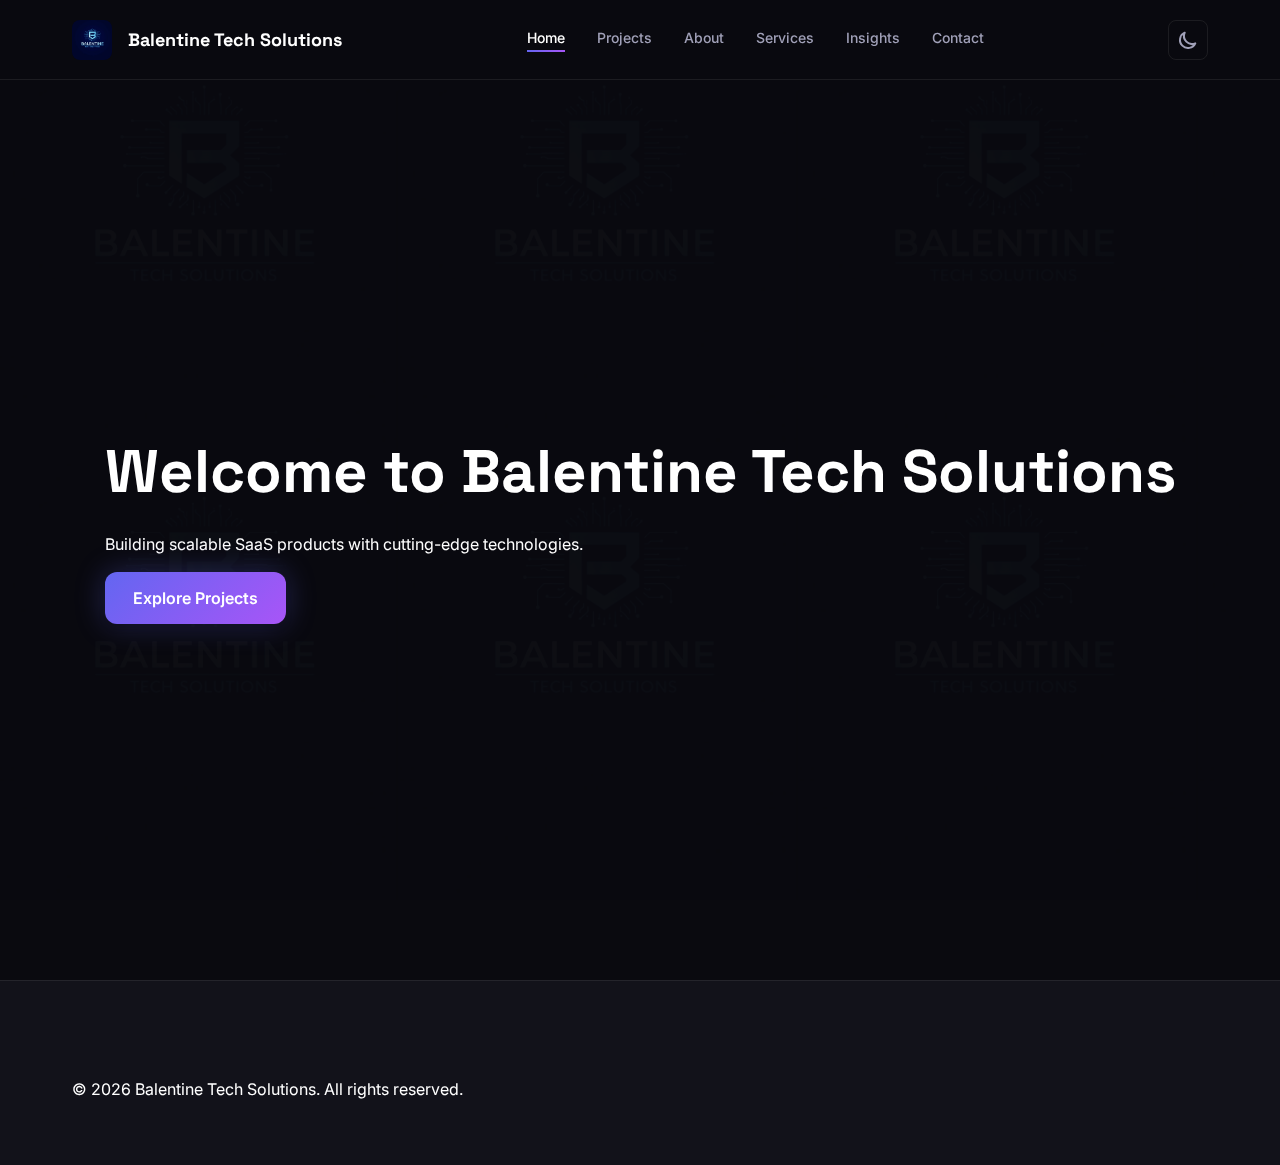
<file: index.html>
<!DOCTYPE html>
<html lang="en" data-theme="dark">
<head>
    <meta charset="UTF-8">
    <meta name="viewport" content="width=device-width, initial-scale=1.0">
    <meta name="description" content="Demond Balentine Sr. - Full-Stack Developer & Technical Founder | Building scalable SaaS products with Next.js, React, TypeScript, and AI-enhanced workflows">
    <meta name="keywords" content="full-stack developer, technical founder, SaaS development, Next.js, React, TypeScript, Oklahoma developer">
    <meta name="author" content="Demond Balentine Sr.">
    <title>Demond Balentine Sr. | Full-Stack Developer & Technical Founder</title>
    <link rel="stylesheet" href="styles-new.css">
    <link rel="preconnect" href="https://fonts.googleapis.com">
    <link rel="preconnect" href="https://fonts.gstatic.com" crossorigin>
    <link href="https://fonts.googleapis.com/css2?family=Inter:wght@300;400;500;600;700;800;900&family=Space+Grotesk:wght@400;500;600;700;800&display=swap" rel="stylesheet">
</head>
<body>
    <!-- Navigation -->
    <nav class="nav" id="nav">
        <div class="container nav-container">
            <a href="#home" class="logo">
                <img src="logo.jpg" alt="BTS" class="logo-image">
                <span class="logo-text">Balentine Tech Solutions</span>
            </a>
            <div class="nav-menu" id="navMenu">
                <a href="#home" class="nav-link active">Home</a>
                <a href="#projects" class="nav-link">Projects</a>
                <a href="#about" class="nav-link">About</a>
                <a href="#services" class="nav-link">Services</a>
                <a href="#blog" class="nav-link">Insights</a>
                <a href="#contact" class="nav-link">Contact</a>
            </div>
            <div class="nav-actions">
                <button class="theme-toggle" id="themeToggle" aria-label="Toggle theme">
                    <svg class="sun-icon" width="20" height="20" viewBox="0 0 20 20" fill="none">
                        <circle cx="10" cy="10" r="3" stroke="currentColor" stroke-width="2"/>
                        <path d="M10 1v2M10 17v2M19 10h-2M3 10H1M16.364 16.364l-1.414-1.414M5.05 5.05L3.636 3.636M16.364 3.636l-1.414 1.414M5.05 14.95l-1.414 1.414" stroke="currentColor" stroke-width="2" stroke-linecap="round"/>
                    </svg>
                    <svg class="moon-icon" width="20" height="20" viewBox="0 0 20 20" fill="none">
                        <path d="M17.293 13.293A8 8 0 016.707 2.707a8.001 8.001 0 1010.586 10.586z" stroke="currentColor" stroke-width="2" stroke-linejoin="round"/>
                    </svg>
                </button>
            </div>
            <button class="nav-toggle" id="navToggle" aria-label="Toggle navigation">
                <span></span>
                <span></span>
                <span></span>
            </button>
        </div>
    </nav>

    <!-- Hero Section -->
    <section class="hero">
        <div class="container">
            <h1>Welcome to Balentine Tech Solutions</h1>
            <p>Building scalable SaaS products with cutting-edge technologies.</p>
            <a href="#projects" class="btn btn-primary">Explore Projects</a>
        </div>
    </section>

    <!-- Footer -->
    <footer class="footer">
        <div class="container">
            <p>&copy; 2026 Balentine Tech Solutions. All rights reserved.</p>
        </div>
    </footer>

    <!-- Animations -->
    <script>
        document.addEventListener('DOMContentLoaded', () => {
            const elements = document.querySelectorAll('.nav-link, .btn');
            elements.forEach(el => {
                el.style.transition = 'all 0.3s ease-in-out';
                el.addEventListener('mouseover', () => {
                    el.style.transform = 'scale(1.1)';
                });
                el.addEventListener('mouseout', () => {
                    el.style.transform = 'scale(1)';
                });
            });
        });
    </script>
</body>
</html>
</file>
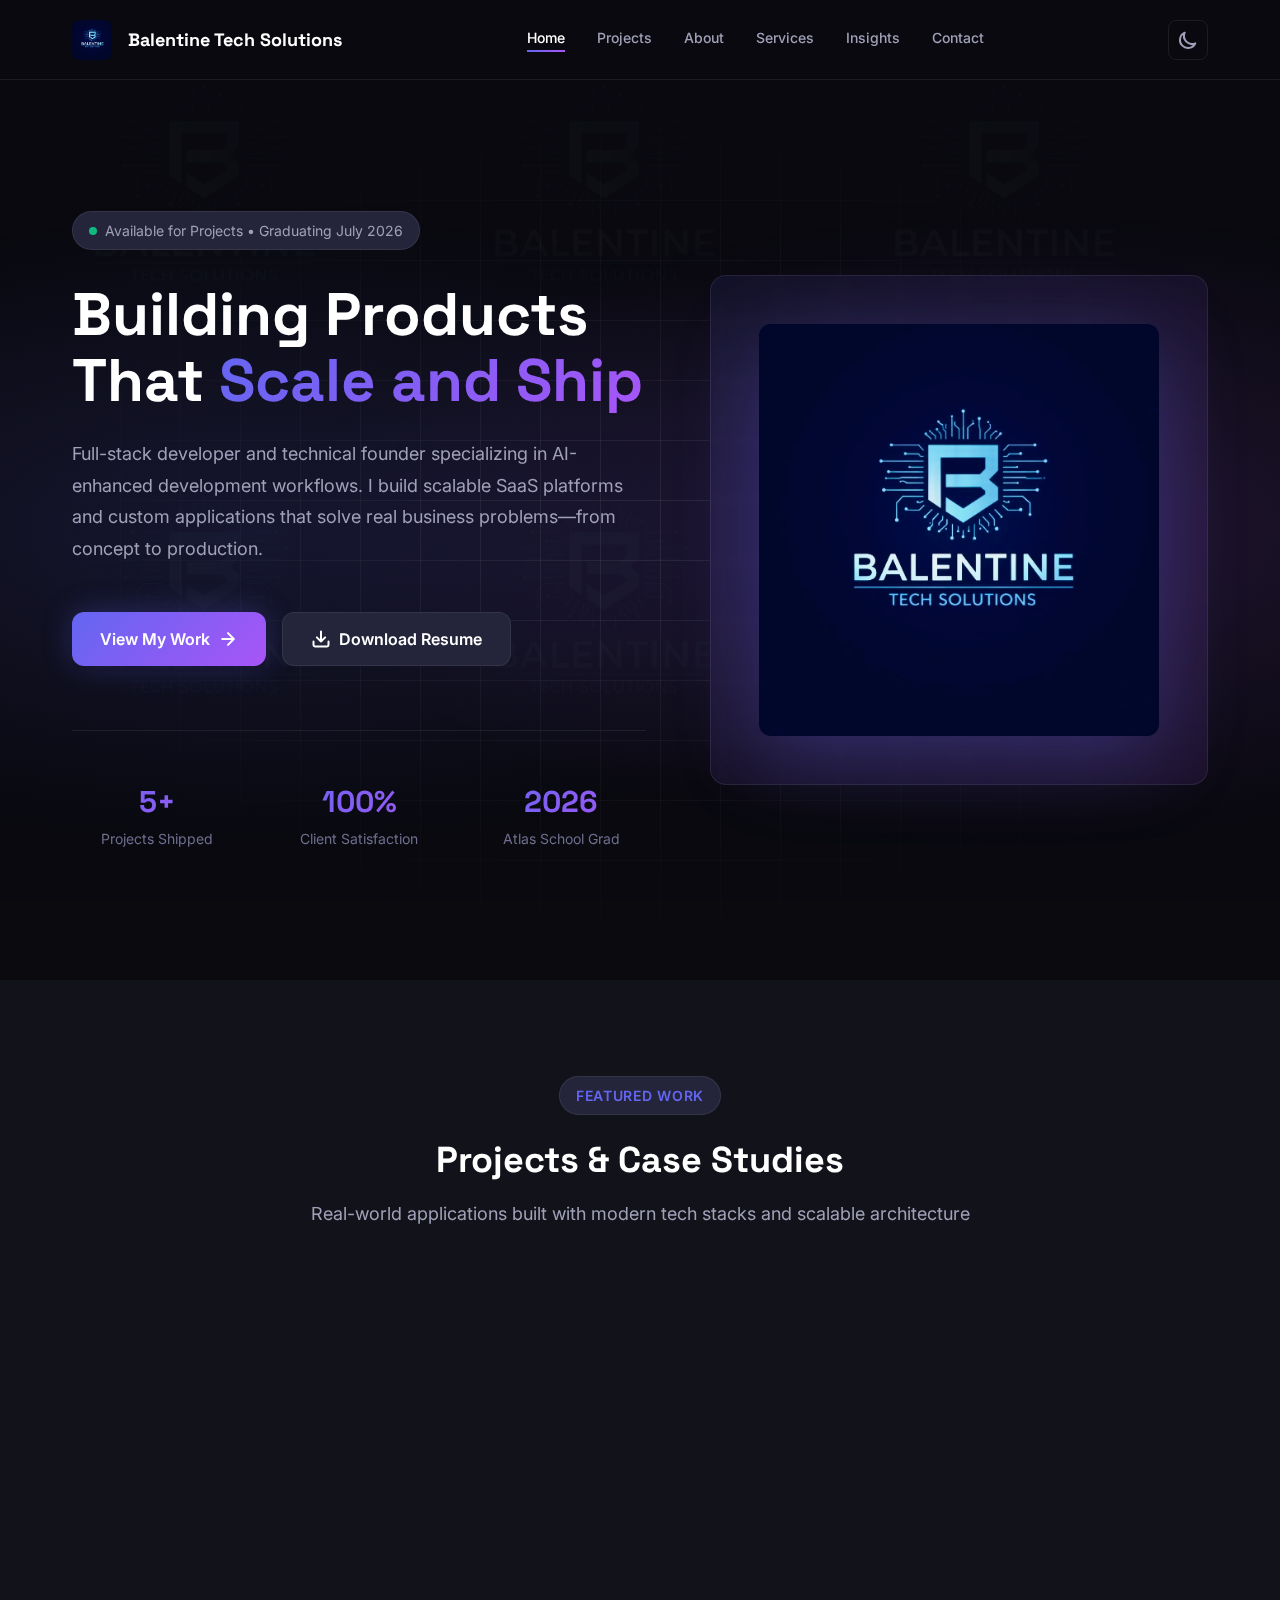
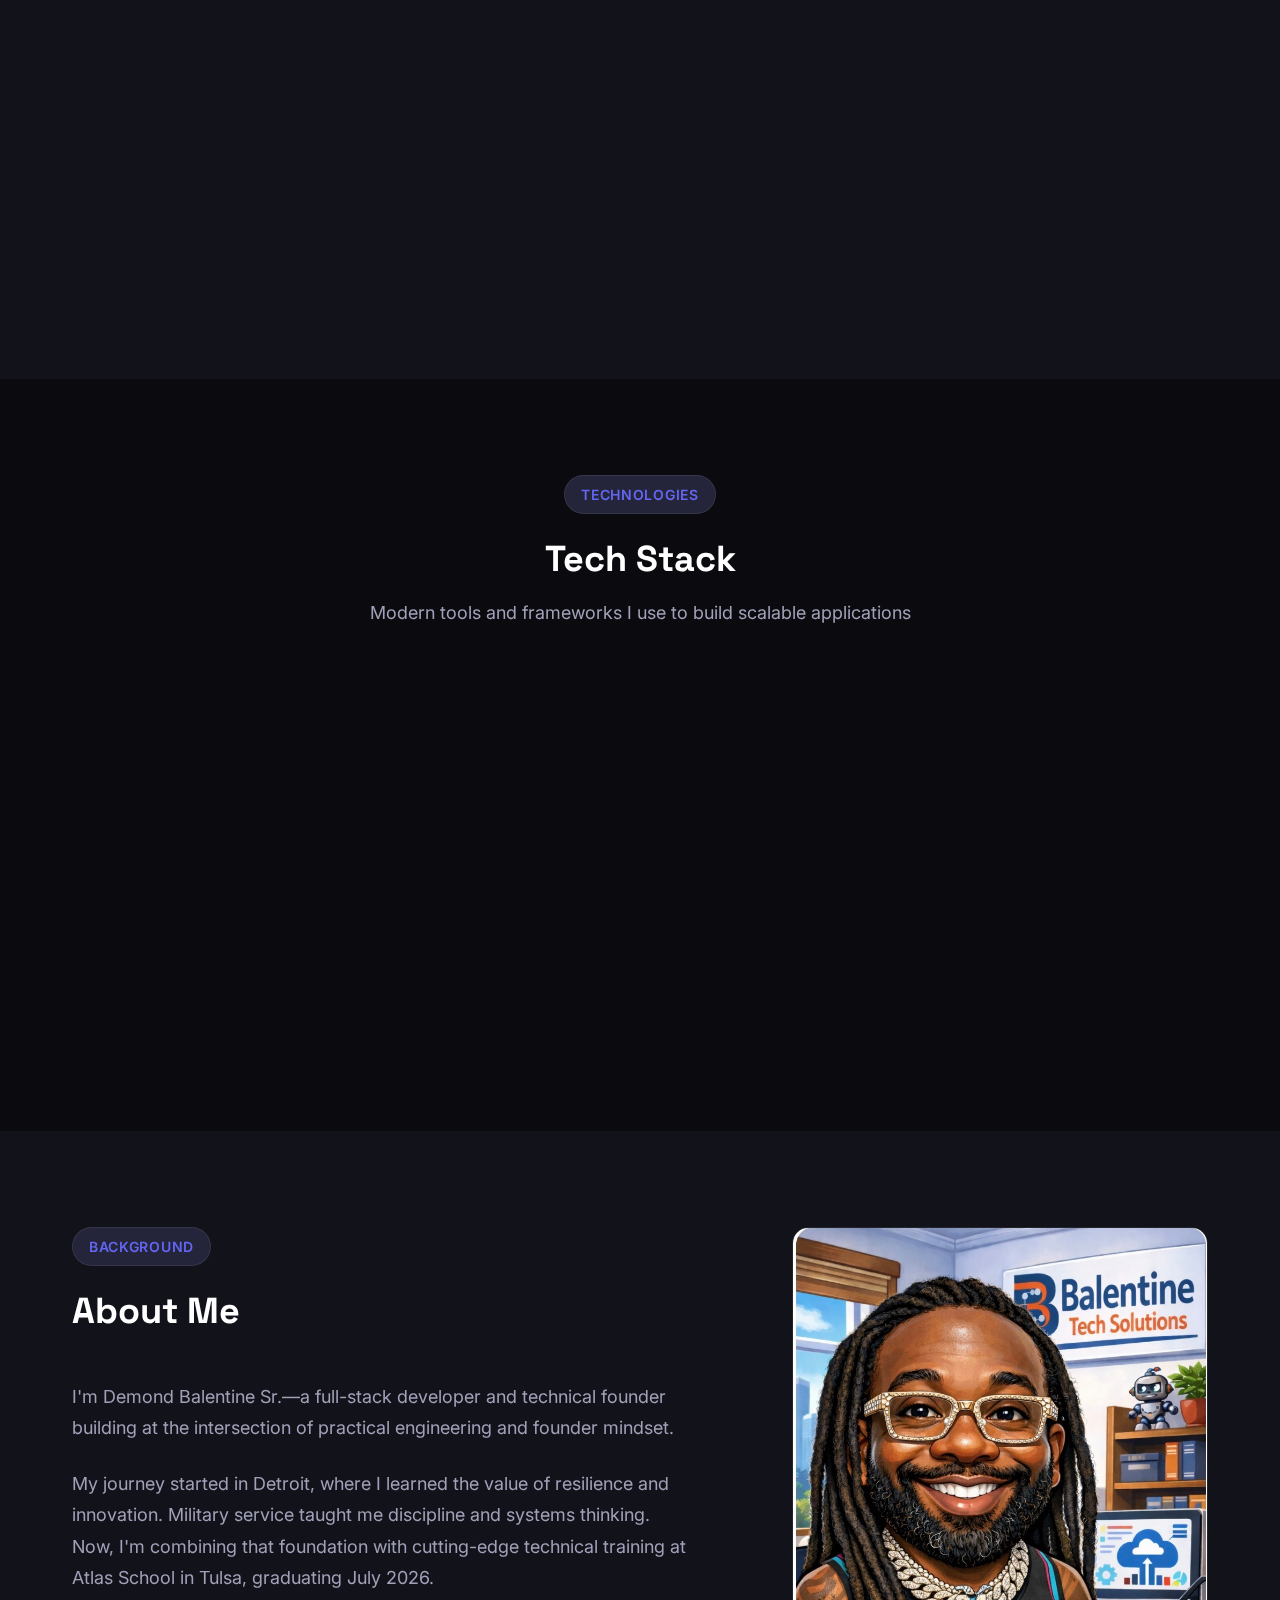
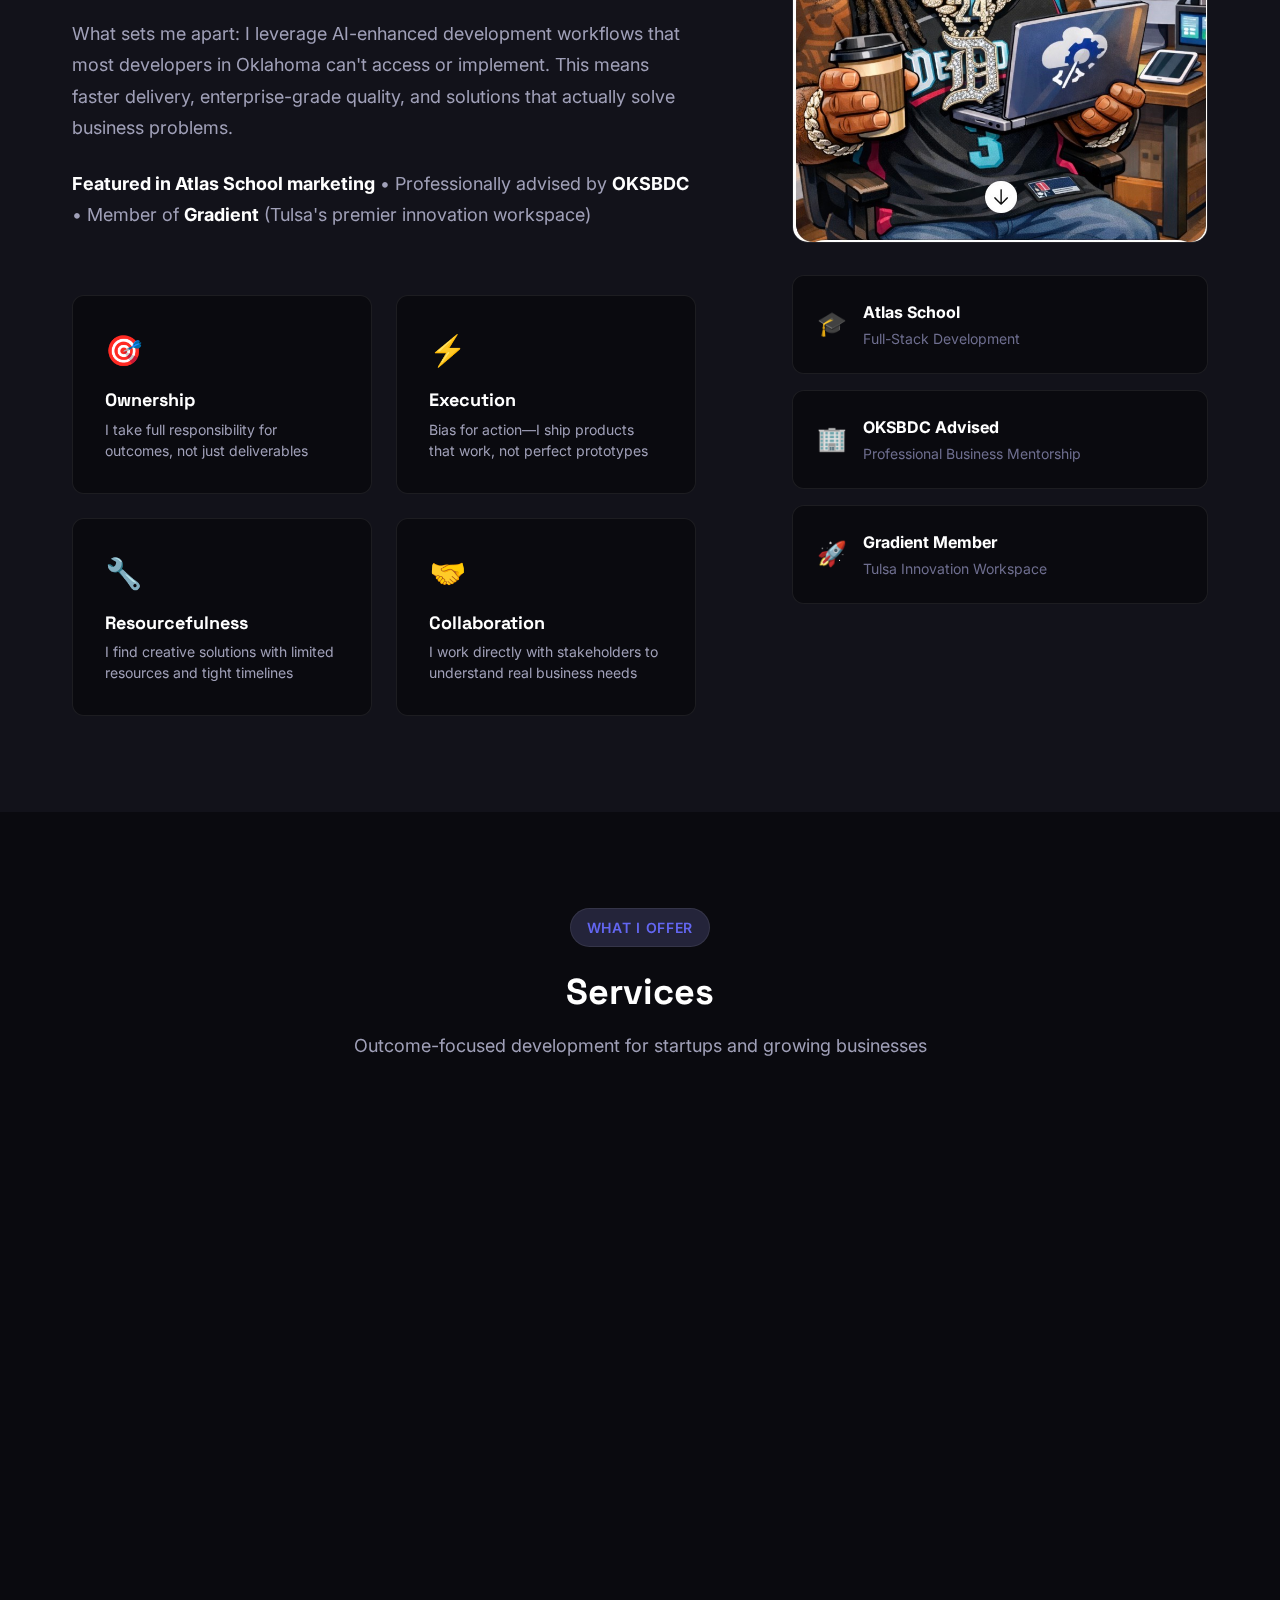
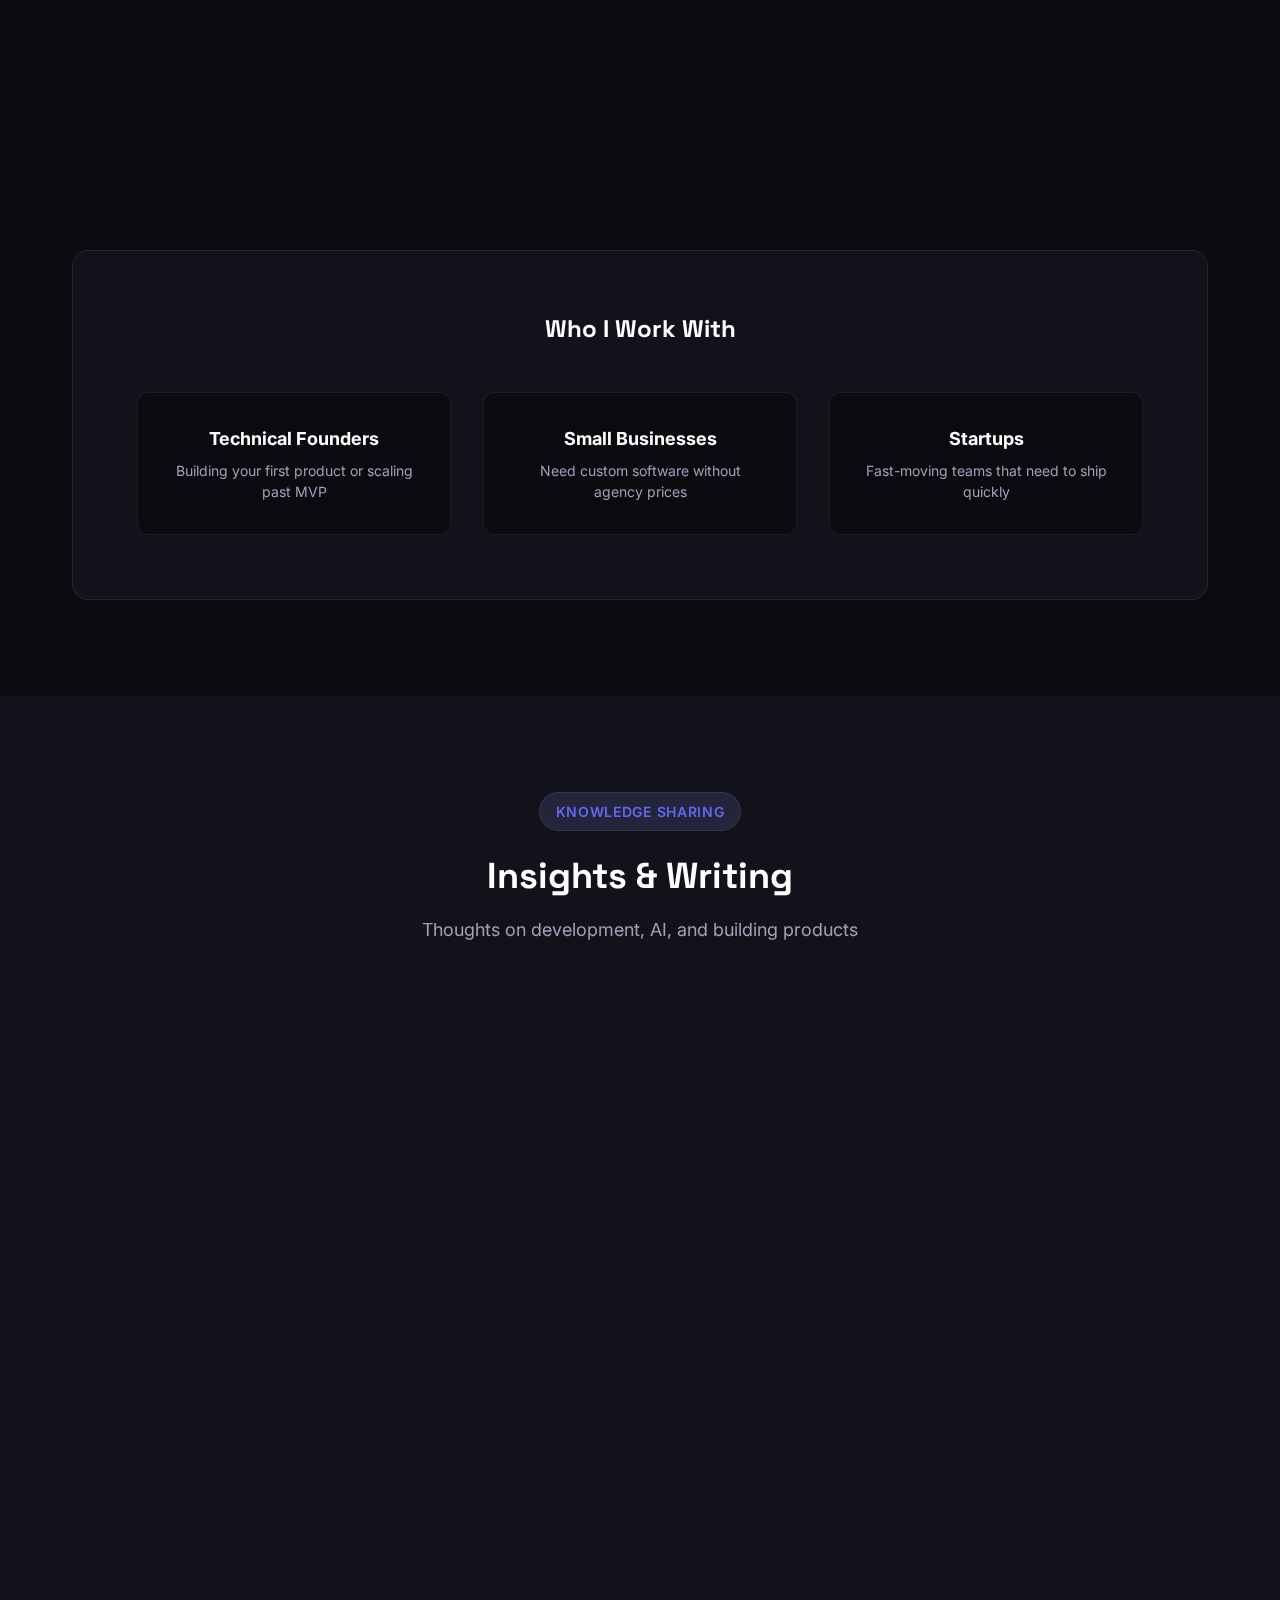
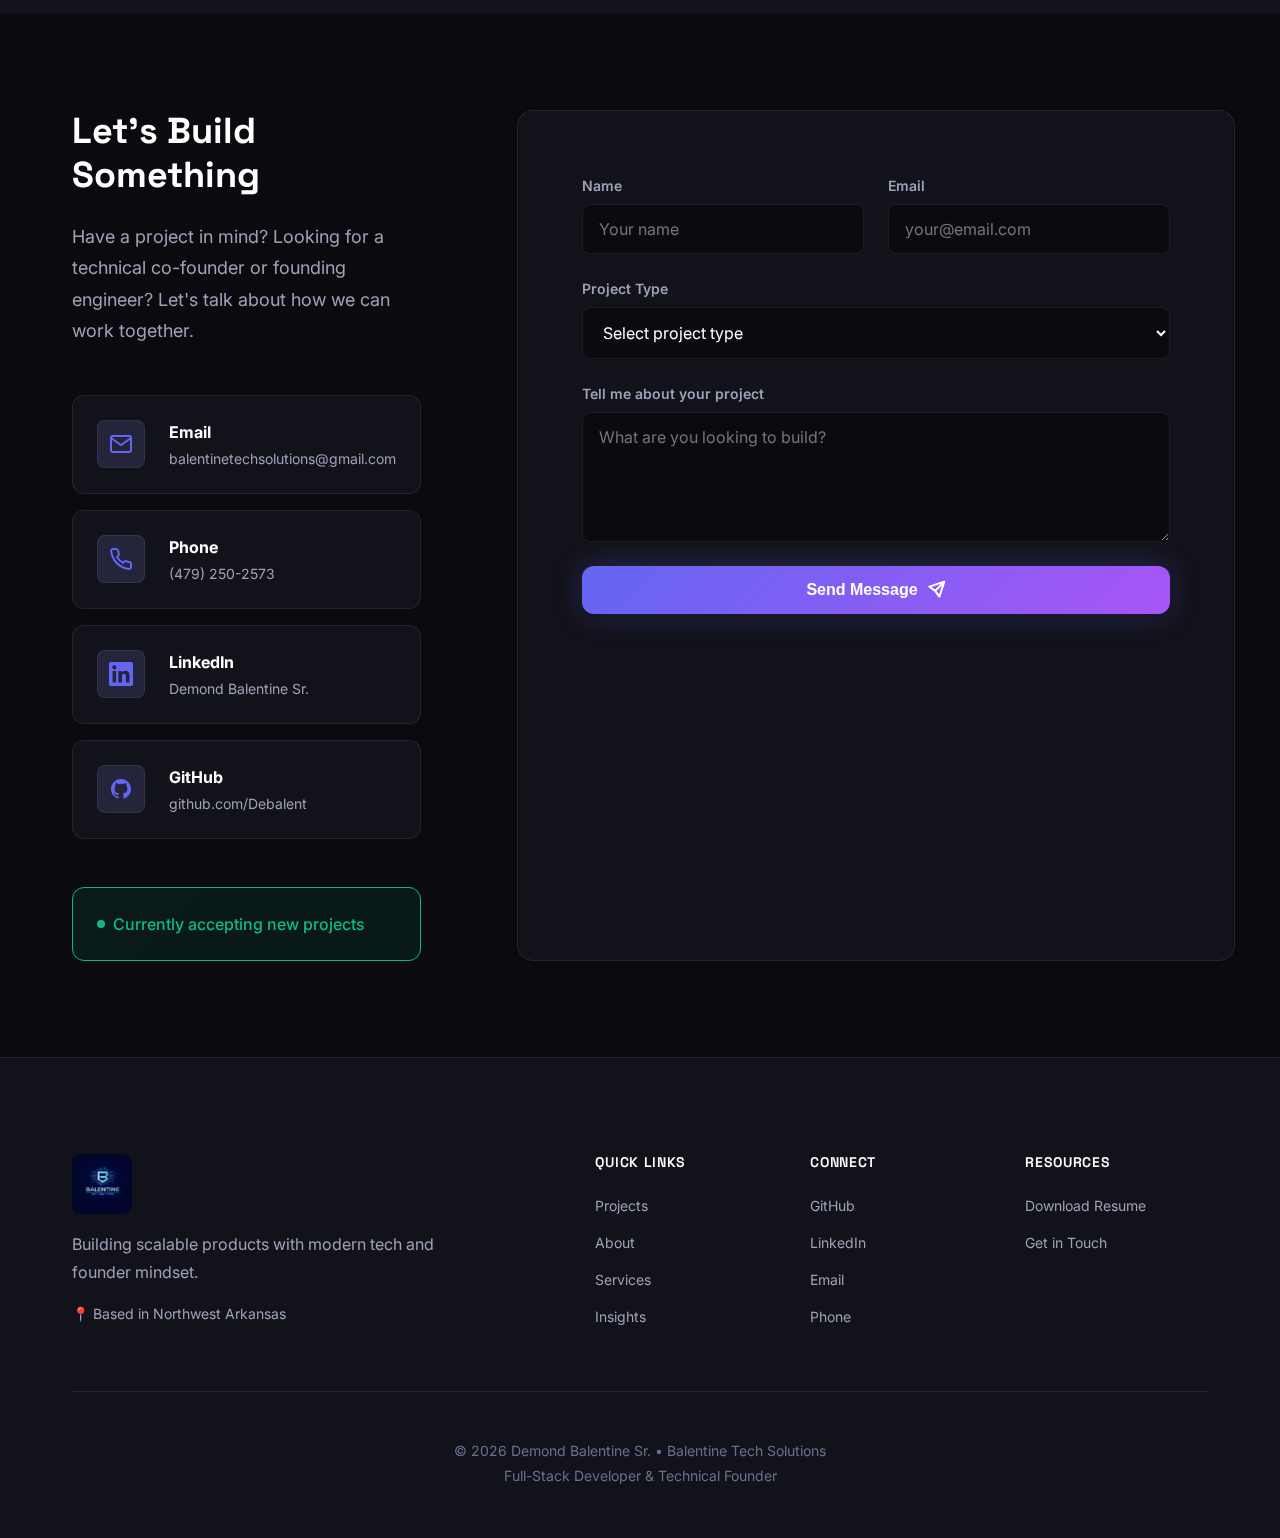
<file: index-new.html>
<!DOCTYPE html>
<html lang="en" data-theme="dark">
<head>
    <meta charset="UTF-8">
    <meta name="viewport" content="width=device-width, initial-scale=1.0">
    <meta name="description" content="Demond Balentine Sr. - Full-Stack Developer & Technical Founder | Building scalable SaaS products with Next.js, React, TypeScript, and AI-enhanced workflows">
    <meta name="keywords" content="full-stack developer, technical founder, SaaS development, Next.js, React, TypeScript, Oklahoma developer">
    <meta name="author" content="Demond Balentine Sr.">
    <title>Demond Balentine Sr. | Full-Stack Developer & Technical Founder</title>
    <link rel="stylesheet" href="styles-new.css">
    <link rel="preconnect" href="https://fonts.googleapis.com">
    <link rel="preconnect" href="https://fonts.gstatic.com" crossorigin>
    <link href="https://fonts.googleapis.com/css2?family=Inter:wght@300;400;500;600;700;800;900&family=Space+Grotesk:wght@400;500;600;700;800&display=swap" rel="stylesheet">
</head>
<body>
    <!-- Navigation -->
    <nav class="nav" id="nav">
        <div class="container nav-container">
            <a href="#home" class="logo">
                <img src="logo.jpg" alt="BTS" class="logo-image">
                <span class="logo-text">Balentine Tech Solutions</span>
            </a>
            <div class="nav-menu" id="navMenu">
                <a href="#home" class="nav-link active">Home</a>
                <a href="#projects" class="nav-link">Projects</a>
                <a href="#about" class="nav-link">About</a>
                <a href="#services" class="nav-link">Services</a>
                <a href="#blog" class="nav-link">Insights</a>
                <a href="#contact" class="nav-link">Contact</a>
            </div>
            <div class="nav-actions">
                <button class="theme-toggle" id="themeToggle" aria-label="Toggle theme">
                    <svg class="sun-icon" width="20" height="20" viewBox="0 0 20 20" fill="none">
                        <circle cx="10" cy="10" r="3" stroke="currentColor" stroke-width="2"/>
                        <path d="M10 1v2M10 17v2M19 10h-2M3 10H1M16.364 16.364l-1.414-1.414M5.05 5.05L3.636 3.636M16.364 3.636l-1.414 1.414M5.05 14.95l-1.414 1.414" stroke="currentColor" stroke-width="2" stroke-linecap="round"/>
                    </svg>
                    <svg class="moon-icon" width="20" height="20" viewBox="0 0 20 20" fill="none">
                        <path d="M17.293 13.293A8 8 0 016.707 2.707a8.001 8.001 0 1010.586 10.586z" stroke="currentColor" stroke-width="2" stroke-linejoin="round"/>
                    </svg>
                </button>
            </div>
            <button class="nav-toggle" id="navToggle" aria-label="Toggle navigation">
                <span></span>
                <span></span>
                <span></span>
            </button>
        </div>
    </nav>

    <!-- Hero Section -->
    <section class="hero" id="home">
        <div class="hero-background">
            <div class="gradient-mesh"></div>
            <div class="geometric-pattern"></div>
        </div>
        <div class="container hero-container">
            <div class="hero-content">
                <div class="hero-badge">
                    <span class="badge-dot"></span>
                    Available for Projects • Graduating July 2026
                </div>
                <h1 class="hero-title">
                    Building Products That
                    <span class="gradient-text">Scale and Ship</span>
                </h1>
                <p class="hero-subtitle">
                    Full-stack developer and technical founder specializing in AI-enhanced development workflows. 
                    I build scalable SaaS platforms and custom applications that solve real business problems—from 
                    concept to production.
                </p>
                <div class="hero-cta">
                    <a href="#projects" class="btn btn-primary">
                        View My Work
                        <svg width="20" height="20" viewBox="0 0 20 20" fill="none">
                            <path d="M4.167 10h11.666M10 4.167L15.833 10 10 15.833" stroke="currentColor" stroke-width="2" stroke-linecap="round" stroke-linejoin="round"/>
                        </svg>
                    </a>
                    <a href="resume.pdf" download class="btn btn-secondary">
                        <svg width="20" height="20" viewBox="0 0 20 20" fill="none">
                            <path d="M17.5 12.5v3.333c0 .442-.176.866-.488 1.179-.313.312-.737.488-1.179.488H4.167c-.442 0-.866-.176-1.179-.488A1.666 1.666 0 012.5 15.833V12.5M5.833 8.333L10 12.5l4.167-4.167M10 12.5v-10" stroke="currentColor" stroke-width="2" stroke-linecap="round" stroke-linejoin="round"/>
                        </svg>
                        Download Resume
                    </a>
                </div>
                <div class="hero-stats">
                    <div class="stat">
                        <div class="stat-value">5+</div>
                        <div class="stat-label">Projects Shipped</div>
                    </div>
                    <div class="stat">
                        <div class="stat-value">100%</div>
                        <div class="stat-label">Client Satisfaction</div>
                    </div>
                    <div class="stat">
                        <div class="stat-value">2026</div>
                        <div class="stat-label">Atlas School Grad</div>
                    </div>
                </div>
            </div>
            <div class="hero-visual">
                <div class="hero-mockup">
                    <img src="logo.jpg" alt="Balentine Tech Solutions" class="hero-logo-large">
                </div>
            </div>
        </div>
    </section>

    <!-- Featured Projects Section -->
    <section class="projects" id="projects">
        <div class="container">
            <div class="section-header">
                <span class="section-label">Featured Work</span>
                <h2 class="section-title">Projects & Case Studies</h2>
                <p class="section-subtitle">Real-world applications built with modern tech stacks and scalable architecture</p>
            </div>
            <div class="projects-grid">
                <article class="project-card">
                    <div class="project-image">
                        <div class="project-image-placeholder">
                            <svg width="60" height="60" viewBox="0 0 60 60" fill="none">
                                <path d="M30 55c13.807 0 25-11.193 25-25S43.807 5 30 5 5 16.193 5 30s11.193 25 25 25z" stroke="currentColor" stroke-width="2"/>
                                <path d="M30 20v10l6.667 6.667" stroke="currentColor" stroke-width="2" stroke-linecap="round"/>
                            </svg>
                        </div>
                        <div class="project-overlay">
                            <a href="#" class="btn btn-sm">View Project</a>
                        </div>
                    </div>
                    <div class="project-content">
                        <h3 class="project-title">RelayPoint</h3>
                        <p class="project-description">
                            Field operations management platform connecting real-time data to dashboards and scheduling engines. 
                            Built for operational efficiency and scalability.
                        </p>
                        <div class="project-tech">
                            <span class="tech-tag">Next.js</span>
                            <span class="tech-tag">TypeScript</span>
                            <span class="tech-tag">PostgreSQL</span>
                            <span class="tech-tag">WebSockets</span>
                        </div>
                    </div>
                </article>

                <article class="project-card">
                    <div class="project-image">
                        <div class="project-image-placeholder">
                            <svg width="60" height="60" viewBox="0 0 60 60" fill="none">
                                <path d="M50 15H10c-2.761 0-5 2.239-5 5v20c0 2.761 2.239 5 5 5h40c2.761 0 5-2.239 5-5V20c0-2.761-2.239-5-5-5z" stroke="currentColor" stroke-width="2"/>
                                <path d="M15 30h10M35 30h10" stroke="currentColor" stroke-width="2" stroke-linecap="round"/>
                            </svg>
                        </div>
                        <div class="project-overlay">
                            <a href="#" class="btn btn-sm">View Project</a>
                        </div>
                    </div>
                    <div class="project-content">
                        <h3 class="project-title">CreatorSync</h3>
                        <p class="project-description">
                            Multi-tenant SaaS platform for content creators with subscription management, analytics dashboards, 
                            and payment processing integrated from day one.
                        </p>
                        <div class="project-tech">
                            <span class="tech-tag">React</span>
                            <span class="tech-tag">Node.js</span>
                            <span class="tech-tag">Stripe</span>
                            <span class="tech-tag">Docker</span>
                        </div>
                    </div>
                </article>

                <article class="project-card">
                    <div class="project-image">
                        <div class="project-image-placeholder">
                            <svg width="60" height="60" viewBox="0 0 60 60" fill="none">
                                <path d="M30 5L5 17.5v20c0 15.625 10.625 30.25 25 33.75 14.375-3.5 25-18.125 25-33.75v-20L30 5z" stroke="currentColor" stroke-width="2"/>
                                <path d="M30 30v-10" stroke="currentColor" stroke-width="2" stroke-linecap="round"/>
                                <circle cx="30" cy="40" r="1.875" fill="currentColor"/>
                            </svg>
                        </div>
                        <div class="project-overlay">
                            <a href="#" class="btn btn-sm">View Project</a>
                        </div>
                    </div>
                    <div class="project-content">
                        <h3 class="project-title">AI Development Toolkit</h3>
                        <p class="project-description">
                            Custom AI-enhanced development workflow with RAG patterns and agentic AI integration. 
                            Accelerates development while maintaining enterprise-grade code quality.
                        </p>
                        <div class="project-tech">
                            <span class="tech-tag">Python</span>
                            <span class="tech-tag">AI/ML</span>
                            <span class="tech-tag">APIs</span>
                            <span class="tech-tag">Automation</span>
                        </div>
                    </div>
                </article>
            </div>
        </div>
    </section>

    <!-- Tech Stack Section -->
    <section class="tech-stack">
        <div class="container">
            <div class="section-header">
                <span class="section-label">Technologies</span>
                <h2 class="section-title">Tech Stack</h2>
                <p class="section-subtitle">Modern tools and frameworks I use to build scalable applications</p>
            </div>
            <div class="tech-grid">
                <div class="tech-item" data-tooltip="Next.js - React Framework">
                    <div class="tech-icon">
                        <svg width="40" height="40" viewBox="0 0 40 40" fill="currentColor">
                            <path d="M20 2.5C10.335 2.5 2.5 10.335 2.5 20S10.335 37.5 20 37.5 37.5 29.665 37.5 20 29.665 2.5 20 2.5zm8.75 25.415L16.25 12.5h3.125l10 12.5-10 12.5h-3.125l12.5-15.585z"/>
                        </svg>
                    </div>
                    <span class="tech-name">Next.js</span>
                </div>
                <div class="tech-item" data-tooltip="React - UI Library">
                    <div class="tech-icon">
                        <svg width="40" height="40" viewBox="0 0 40 40" fill="currentColor">
                            <circle cx="20" cy="20" r="3"/>
                            <ellipse cx="20" cy="20" rx="15" ry="6" fill="none" stroke="currentColor" stroke-width="1.5"/>
                            <ellipse cx="20" cy="20" rx="6" ry="15" fill="none" stroke="currentColor" stroke-width="1.5"/>
                        </svg>
                    </div>
                    <span class="tech-name">React</span>
                </div>
                <div class="tech-item" data-tooltip="TypeScript - Typed JavaScript">
                    <div class="tech-icon">
                        <svg width="40" height="40" viewBox="0 0 40 40" fill="none">
                            <rect width="40" height="40" rx="4" fill="currentColor" opacity="0.1"/>
                            <text x="20" y="28" font-size="20" font-weight="bold" text-anchor="middle" fill="currentColor">TS</text>
                        </svg>
                    </div>
                    <span class="tech-name">TypeScript</span>
                </div>
                <div class="tech-item" data-tooltip="Node.js - JavaScript Runtime">
                    <div class="tech-icon">
                        <svg width="40" height="40" viewBox="0 0 40 40" fill="currentColor">
                            <path d="M20 2.5l15 8.66v17.32L20 37.5 5 28.48V11.16L20 2.5z" fill="none" stroke="currentColor" stroke-width="2"/>
                        </svg>
                    </div>
                    <span class="tech-name">Node.js</span>
                </div>
                <div class="tech-item" data-tooltip="PostgreSQL - Relational Database">
                    <div class="tech-icon">
                        <svg width="40" height="40" viewBox="0 0 40 40" fill="none">
                            <rect x="8" y="12" width="24" height="20" rx="2" stroke="currentColor" stroke-width="2"/>
                            <path d="M8 18h24M14 12v20M26 12v20" stroke="currentColor" stroke-width="2"/>
                        </svg>
                    </div>
                    <span class="tech-name">PostgreSQL</span>
                </div>
                <div class="tech-item" data-tooltip="Docker - Containerization">
                    <div class="tech-icon">
                        <svg width="40" height="40" viewBox="0 0 40 40" fill="none">
                            <rect x="6" y="16" width="6" height="6" stroke="currentColor" stroke-width="1.5"/>
                            <rect x="14" y="16" width="6" height="6" stroke="currentColor" stroke-width="1.5"/>
                            <rect x="22" y="16" width="6" height="6" stroke="currentColor" stroke-width="1.5"/>
                            <rect x="14" y="10" width="6" height="4" stroke="currentColor" stroke-width="1.5"/>
                            <path d="M30 18c0-2 2-3 4-3s4 1 4 3v8H30v-8z" stroke="currentColor" stroke-width="1.5"/>
                        </svg>
                    </div>
                    <span class="tech-name">Docker</span>
                </div>
                <div class="tech-item" data-tooltip="AWS - Cloud Platform">
                    <div class="tech-icon">
                        <svg width="40" height="40" viewBox="0 0 40 40" fill="currentColor">
                            <path d="M10 25l10-15 10 15H10z" opacity="0.6"/>
                            <path d="M15 30l5-7.5 5 7.5H15z"/>
                        </svg>
                    </div>
                    <span class="tech-name">AWS</span>
                </div>
                <div class="tech-item" data-tooltip="Git - Version Control">
                    <div class="tech-icon">
                        <svg width="40" height="40" viewBox="0 0 40 40" fill="none">
                            <circle cx="10" cy="20" r="3" fill="currentColor"/>
                            <circle cx="30" cy="20" r="3" fill="currentColor"/>
                            <circle cx="20" cy="30" r="3" fill="currentColor"/>
                            <path d="M13 20h14M17 23l3 7M23 23l-3 7" stroke="currentColor" stroke-width="2"/>
                        </svg>
                    </div>
                    <span class="tech-name">Git</span>
                </div>
            </div>
        </div>
    </section>

    <!-- About Section -->
    <section class="about" id="about">
        <div class="container">
            <div class="about-content">
                <div class="about-text">
                    <div class="section-header">
                        <span class="section-label">Background</span>
                        <h2 class="section-title">About Me</h2>
                    </div>
                    <div class="about-body">
                        <p class="lead">
                            I'm Demond Balentine Sr.—a full-stack developer and technical founder building at the 
                            intersection of practical engineering and founder mindset.
                        </p>
                        <p>
                            My journey started in Detroit, where I learned the value of resilience and innovation. 
                            Military service taught me discipline and systems thinking. Now, I'm combining that foundation 
                            with cutting-edge technical training at Atlas School in Tulsa, graduating July 2026.
                        </p>
                        <p>
                            What sets me apart: I leverage AI-enhanced development workflows that most developers in 
                            Oklahoma can't access or implement. This means faster delivery, enterprise-grade quality, 
                            and solutions that actually solve business problems.
                        </p>
                        <p>
                            <strong>Featured in Atlas School marketing</strong> • Professionally advised by <strong>OKSBDC</strong> • 
                            Member of <strong>Gradient</strong> (Tulsa's premier innovation workspace)
                        </p>
                    </div>
                    <div class="values-grid">
                        <div class="value-card">
                            <div class="value-icon">🎯</div>
                            <h4>Ownership</h4>
                            <p>I take full responsibility for outcomes, not just deliverables</p>
                        </div>
                        <div class="value-card">
                            <div class="value-icon">⚡</div>
                            <h4>Execution</h4>
                            <p>Bias for action—I ship products that work, not perfect prototypes</p>
                        </div>
                        <div class="value-card">
                            <div class="value-icon">🔧</div>
                            <h4>Resourcefulness</h4>
                            <p>I find creative solutions with limited resources and tight timelines</p>
                        </div>
                        <div class="value-card">
                            <div class="value-icon">🤝</div>
                            <h4>Collaboration</h4>
                            <p>I work directly with stakeholders to understand real business needs</p>
                        </div>
                    </div>
                </div>
                <div class="about-visual">
                    <div class="about-image">
                        <img src="profile-photo.jpg" alt="Demond Balentine Sr." class="profile-image">
                    </div>
                    <div class="credentials">
                        <div class="credential-item">
                            <span class="credential-icon">🎓</span>
                            <div>
                                <strong>Atlas School</strong>
                                <p>Full-Stack Development</p>
                            </div>
                        </div>
                        <div class="credential-item">
                            <span class="credential-icon">🏢</span>
                            <div>
                                <strong>OKSBDC Advised</strong>
                                <p>Professional Business Mentorship</p>
                            </div>
                        </div>
                        <div class="credential-item">
                            <span class="credential-icon">🚀</span>
                            <div>
                                <strong>Gradient Member</strong>
                                <p>Tulsa Innovation Workspace</p>
                            </div>
                        </div>
                    </div>
                </div>
            </div>
        </div>
    </section>

    <!-- Services Section -->
    <section class="services" id="services">
        <div class="container">
            <div class="section-header">
                <span class="section-label">What I Offer</span>
                <h2 class="section-title">Services</h2>
                <p class="section-subtitle">Outcome-focused development for startups and growing businesses</p>
            </div>
            <div class="services-grid">
                <div class="service-card">
                    <div class="service-icon">
                        <svg width="32" height="32" viewBox="0 0 32 32" fill="none">
                            <path d="M28 6.667H4c-1.104 0-2 .895-2 2v14.666c0 1.105.896 2 2 2h24c1.104 0 2-.895 2-2V8.667c0-1.105-.896-2-2-2z" stroke="currentColor" stroke-width="2"/>
                            <path d="M8 20h4M16 20h8" stroke="currentColor" stroke-width="2" stroke-linecap="round"/>
                        </svg>
                    </div>
                    <h3 class="service-title">Full-Stack SaaS Development</h3>
                    <p class="service-description">
                        From MVP to production—I build complete SaaS platforms with authentication, payments, 
                        analytics, and admin dashboards. You get a product that customers can use on day one.
                    </p>
                    <ul class="service-outcomes">
                        <li>Launch-ready products in weeks, not months</li>
                        <li>Scalable architecture that grows with your business</li>
                        <li>Clean, maintainable code for future development</li>
                    </ul>
                </div>

                <div class="service-card featured">
                    <div class="service-badge">Most Popular</div>
                    <div class="service-icon">
                        <svg width="32" height="32" viewBox="0 0 32 32" fill="none">
                            <path d="M16 29.333c7.364 0 13.333-5.97 13.333-13.333S23.364 2.667 16 2.667 2.667 8.637 2.667 16 8.637 29.333 16 29.333z" stroke="currentColor" stroke-width="2"/>
                            <path d="M16 10.667v5.333l3.333 3.333" stroke="currentColor" stroke-width="2" stroke-linecap="round"/>
                        </svg>
                    </div>
                    <h3 class="service-title">Custom Web Applications</h3>
                    <p class="service-description">
                        Tailored solutions built with Next.js, React, and TypeScript. I design systems that solve 
                        your specific business problems—no cookie-cutter templates.
                    </p>
                    <ul class="service-outcomes">
                        <li>Custom features that match your exact workflow</li>
                        <li>Modern UI that users actually want to use</li>
                        <li>Performance-optimized for real-world usage</li>
                    </ul>
                </div>

                <div class="service-card">
                    <div class="service-icon">
                        <svg width="32" height="32" viewBox="0 0 32 32" fill="none">
                            <path d="M16 2.667L2.667 9.333v10.667c0 8.333 5.667 16.133 13.333 18 7.666-1.867 13.333-9.667 13.333-18V9.333L16 2.667z" stroke="currentColor" stroke-width="2"/>
                            <path d="M16 16v-5.333" stroke="currentColor" stroke-width="2" stroke-linecap="round"/>
                            <circle cx="16" cy="21.333" r="1" fill="currentColor"/>
                        </svg>
                    </div>
                    <h3 class="service-title">AI-Enhanced Development</h3>
                    <p class="service-description">
                        I use advanced AI workflows and tooling that most developers can't access. This means 
                        enterprise-grade features at startup speed and budget.
                    </p>
                    <ul class="service-outcomes">
                        <li>Faster development without sacrificing quality</li>
                        <li>Intelligent features your competitors don't have</li>
                        <li>Automated workflows that save time and money</li>
                    </ul>
                </div>
            </div>

            <div class="who-i-work-with">
                <h3>Who I Work With</h3>
                <div class="client-types">
                    <div class="client-type">
                        <strong>Technical Founders</strong>
                        <p>Building your first product or scaling past MVP</p>
                    </div>
                    <div class="client-type">
                        <strong>Small Businesses</strong>
                        <p>Need custom software without agency prices</p>
                    </div>
                    <div class="client-type">
                        <strong>Startups</strong>
                        <p>Fast-moving teams that need to ship quickly</p>
                    </div>
                </div>
            </div>
        </div>
    </section>

    <!-- Blog/Insights Section -->
    <section class="blog" id="blog">
        <div class="container">
            <div class="section-header">
                <span class="section-label">Knowledge Sharing</span>
                <h2 class="section-title">Insights & Writing</h2>
                <p class="section-subtitle">Thoughts on development, AI, and building products</p>
            </div>
            <div class="blog-grid">
                <article class="blog-card">
                    <div class="blog-meta">
                        <span class="blog-date">Coming Soon</span>
                        <span class="blog-read-time">5 min read</span>
                    </div>
                    <h3 class="blog-title">How I Use AI to Accelerate Full-Stack Development</h3>
                    <p class="blog-excerpt">
                        A deep dive into my AI-enhanced development workflow—the tools, patterns, and workflows 
                        that let me ship enterprise-grade code 3x faster.
                    </p>
                    <div class="blog-tags">
                        <span class="tag">AI</span>
                        <span class="tag">Development</span>
                        <span class="tag">Productivity</span>
                    </div>
                </article>

                <article class="blog-card">
                    <div class="blog-meta">
                        <span class="blog-date">Coming Soon</span>
                        <span class="blog-read-time">8 min read</span>
                    </div>
                    <h3 class="blog-title">Building RelayPoint: Lessons from a Solo Founder</h3>
                    <p class="blog-excerpt">
                        The technical and business decisions behind building a field operations platform. 
                        What worked, what didn't, and what I'd do differently.
                    </p>
                    <div class="blog-tags">
                        <span class="tag">Case Study</span>
                        <span class="tag">SaaS</span>
                        <span class="tag">Founder</span>
                    </div>
                </article>

                <article class="blog-card">
                    <div class="blog-meta">
                        <span class="blog-date">Coming Soon</span>
                        <span class="blog-read-time">6 min read</span>
                    </div>
                    <h3 class="blog-title">Modern Web Architecture for Scalable SaaS Products</h3>
                    <p class="blog-excerpt">
                        How to architect a SaaS platform that can scale from 10 to 10,000 users without a 
                        complete rewrite. Database design, API patterns, and infrastructure.
                    </p>
                    <div class="blog-tags">
                        <span class="tag">Architecture</span>
                        <span class="tag">SaaS</span>
                        <span class="tag">Technical</span>
                    </div>
                </article>
            </div>
        </div>
    </section>

    <!-- Contact Section -->
    <section class="contact" id="contact">
        <div class="container">
            <div class="contact-wrapper">
                <div class="contact-info">
                    <h2>Let's Build Something</h2>
                    <p class="contact-intro">
                        Have a project in mind? Looking for a technical co-founder or founding engineer? 
                        Let's talk about how we can work together.
                    </p>
                    <div class="contact-methods">
                        <a href="mailto:balentinetechsolutions@gmail.com" class="contact-method">
                            <div class="method-icon">
                                <svg width="24" height="24" viewBox="0 0 24 24" fill="none">
                                    <path d="M4 4h16c1.1 0 2 .9 2 2v12c0 1.1-.9 2-2 2H4c-1.1 0-2-.9-2-2V6c0-1.1.9-2 2-2z" stroke="currentColor" stroke-width="2"/>
                                    <path d="M22 6l-10 7L2 6" stroke="currentColor" stroke-width="2"/>
                                </svg>
                            </div>
                            <div>
                                <strong>Email</strong>
                                <p>balentinetechsolutions@gmail.com</p>
                            </div>
                        </a>
                        <a href="tel:+14792502573" class="contact-method">
                            <div class="method-icon">
                                <svg width="24" height="24" viewBox="0 0 24 24" fill="none">
                                    <path d="M22 16.92v3a2 2 0 01-2.18 2 19.79 19.79 0 01-8.63-3.07 19.5 19.5 0 01-6-6 19.79 19.79 0 01-3.07-8.67A2 2 0 014.11 2h3a2 2 0 012 1.72c.127.96.361 1.903.7 2.81a2 2 0 01-.45 2.11L8.09 9.91a16 16 0 006 6l1.27-1.27a2 2 0 012.11-.45c.907.339 1.85.573 2.81.7A2 2 0 0122 16.92z" stroke="currentColor" stroke-width="2"/>
                                </svg>
                            </div>
                            <div>
                                <strong>Phone</strong>
                                <p>(479) 250-2573</p>
                            </div>
                        </a>
                        <a href="https://www.linkedin.com/in/demond-balentine-sr-481666a7/" target="_blank" rel="noopener" class="contact-method">
                            <div class="method-icon">
                                <svg width="24" height="24" viewBox="0 0 24 24" fill="currentColor">
                                    <path d="M20.447 20.452h-3.554v-5.569c0-1.328-.027-3.037-1.852-3.037-1.853 0-2.136 1.445-2.136 2.939v5.667H9.351V9h3.414v1.561h.046c.477-.9 1.637-1.85 3.37-1.85 3.601 0 4.267 2.37 4.267 5.455v6.286zM5.337 7.433c-1.144 0-2.063-.926-2.063-2.065 0-1.138.92-2.063 2.063-2.063 1.14 0 2.064.925 2.064 2.063 0 1.139-.925 2.065-2.064 2.065zm1.782 13.019H3.555V9h3.564v11.452zM22.225 0H1.771C.792 0 0 .774 0 1.729v20.542C0 23.227.792 24 1.771 24h20.451C23.2 24 24 23.227 24 22.271V1.729C24 .774 23.2 0 22.222 0h.003z"/>
                                </svg>
                            </div>
                            <div>
                                <strong>LinkedIn</strong>
                                <p>Demond Balentine Sr.</p>
                            </div>
                        </a>
                        <a href="https://github.com/Debalent" target="_blank" rel="noopener" class="contact-method">
                            <div class="method-icon">
                                <svg width="24" height="24" viewBox="0 0 24 24" fill="currentColor">
                                    <path d="M12 2C6.477 2 2 6.477 2 12c0 4.42 2.865 8.17 6.839 9.49.5.092.682-.217.682-.482 0-.237-.008-.866-.013-1.7-2.782.603-3.369-1.34-3.369-1.34-.454-1.156-1.11-1.463-1.11-1.463-.908-.62.069-.608.069-.608 1.003.07 1.531 1.03 1.531 1.03.892 1.529 2.341 1.087 2.91.832.092-.647.35-1.088.636-1.338-2.22-.253-4.555-1.11-4.555-4.943 0-1.091.39-1.984 1.029-2.683-.103-.253-.446-1.27.098-2.647 0 0 .84-.269 2.75 1.025A9.578 9.578 0 0112 6.836c.85.004 1.705.114 2.504.336 1.909-1.294 2.747-1.025 2.747-1.025.546 1.377.203 2.394.1 2.647.64.699 1.028 1.592 1.028 2.683 0 3.842-2.339 4.687-4.566 4.935.359.309.678.919.678 1.852 0 1.336-.012 2.415-.012 2.743 0 .267.18.578.688.48C19.138 20.167 22 16.418 22 12c0-5.523-4.477-10-10-10z"/>
                                </svg>
                            </div>
                            <div>
                                <strong>GitHub</strong>
                                <p>github.com/Debalent</p>
                            </div>
                        </a>
                    </div>
                    <div class="availability">
                        <span class="status-dot"></span>
                        Currently accepting new projects
                    </div>
                </div>
                <div class="contact-form-wrapper">
                    <form class="contact-form" id="contactForm">
                        <div class="form-row">
                            <div class="form-group">
                                <label for="name">Name</label>
                                <input type="text" id="name" name="name" required placeholder="Your name">
                            </div>
                            <div class="form-group">
                                <label for="email">Email</label>
                                <input type="email" id="email" name="email" required placeholder="your@email.com">
                            </div>
                        </div>
                        <div class="form-group">
                            <label for="project">Project Type</label>
                            <select id="project" name="project" required>
                                <option value="">Select project type</option>
                                <option value="saas">SaaS Development</option>
                                <option value="webapp">Custom Web Application</option>
                                <option value="ai">AI-Enhanced Solution</option>
                                <option value="consulting">Technical Consultation</option>
                                <option value="other">Other</option>
                            </select>
                        </div>
                        <div class="form-group">
                            <label for="message">Tell me about your project</label>
                            <textarea id="message" name="message" rows="5" required placeholder="What are you looking to build?"></textarea>
                        </div>
                        <button type="submit" class="btn btn-primary btn-block">
                            Send Message
                            <svg width="20" height="20" viewBox="0 0 20 20" fill="none">
                                <path d="M18.333 1.667L9.167 10.833M18.333 1.667l-5 15-4.166-5.834-5.834-4.166 15-5z" stroke="currentColor" stroke-width="2" stroke-linecap="round" stroke-linejoin="round"/>
                            </svg>
                        </button>
                    </form>
                </div>
            </div>
        </div>
    </section>

    <!-- Footer -->
    <footer class="footer">
        <div class="container">
            <div class="footer-content">
                <div class="footer-brand">
                    <img src="logo.jpg" alt="BTS" class="footer-logo">
                    <p>Building scalable products with modern tech and founder mindset.</p>
                    <p class="footer-location">📍 Based in Northwest Arkansas</p>
                </div>
                <div class="footer-links">
                    <div class="footer-column">
                        <h4>Quick Links</h4>
                        <a href="#projects">Projects</a>
                        <a href="#about">About</a>
                        <a href="#services">Services</a>
                        <a href="#blog">Insights</a>
                    </div>
                    <div class="footer-column">
                        <h4>Connect</h4>
                        <a href="https://github.com/Debalent" target="_blank" rel="noopener">GitHub</a>
                        <a href="https://www.linkedin.com/in/demond-balentine-sr-481666a7/" target="_blank" rel="noopener">LinkedIn</a>
                        <a href="mailto:balentinetechsolutions@gmail.com">Email</a>
                        <a href="tel:+14792502573">Phone</a>
                    </div>
                    <div class="footer-column">
                        <h4>Resources</h4>
                        <a href="resume.pdf" download>Download Resume</a>
                        <a href="#contact">Get in Touch</a>
                    </div>
                </div>
            </div>
            <div class="footer-bottom">
                <p>&copy; 2026 Demond Balentine Sr. • Balentine Tech Solutions</p>
                <p>Full-Stack Developer & Technical Founder</p>
            </div>
        </div>
    </footer>

    <script src="script-new.js"></script>
</body>
</html>
</file>
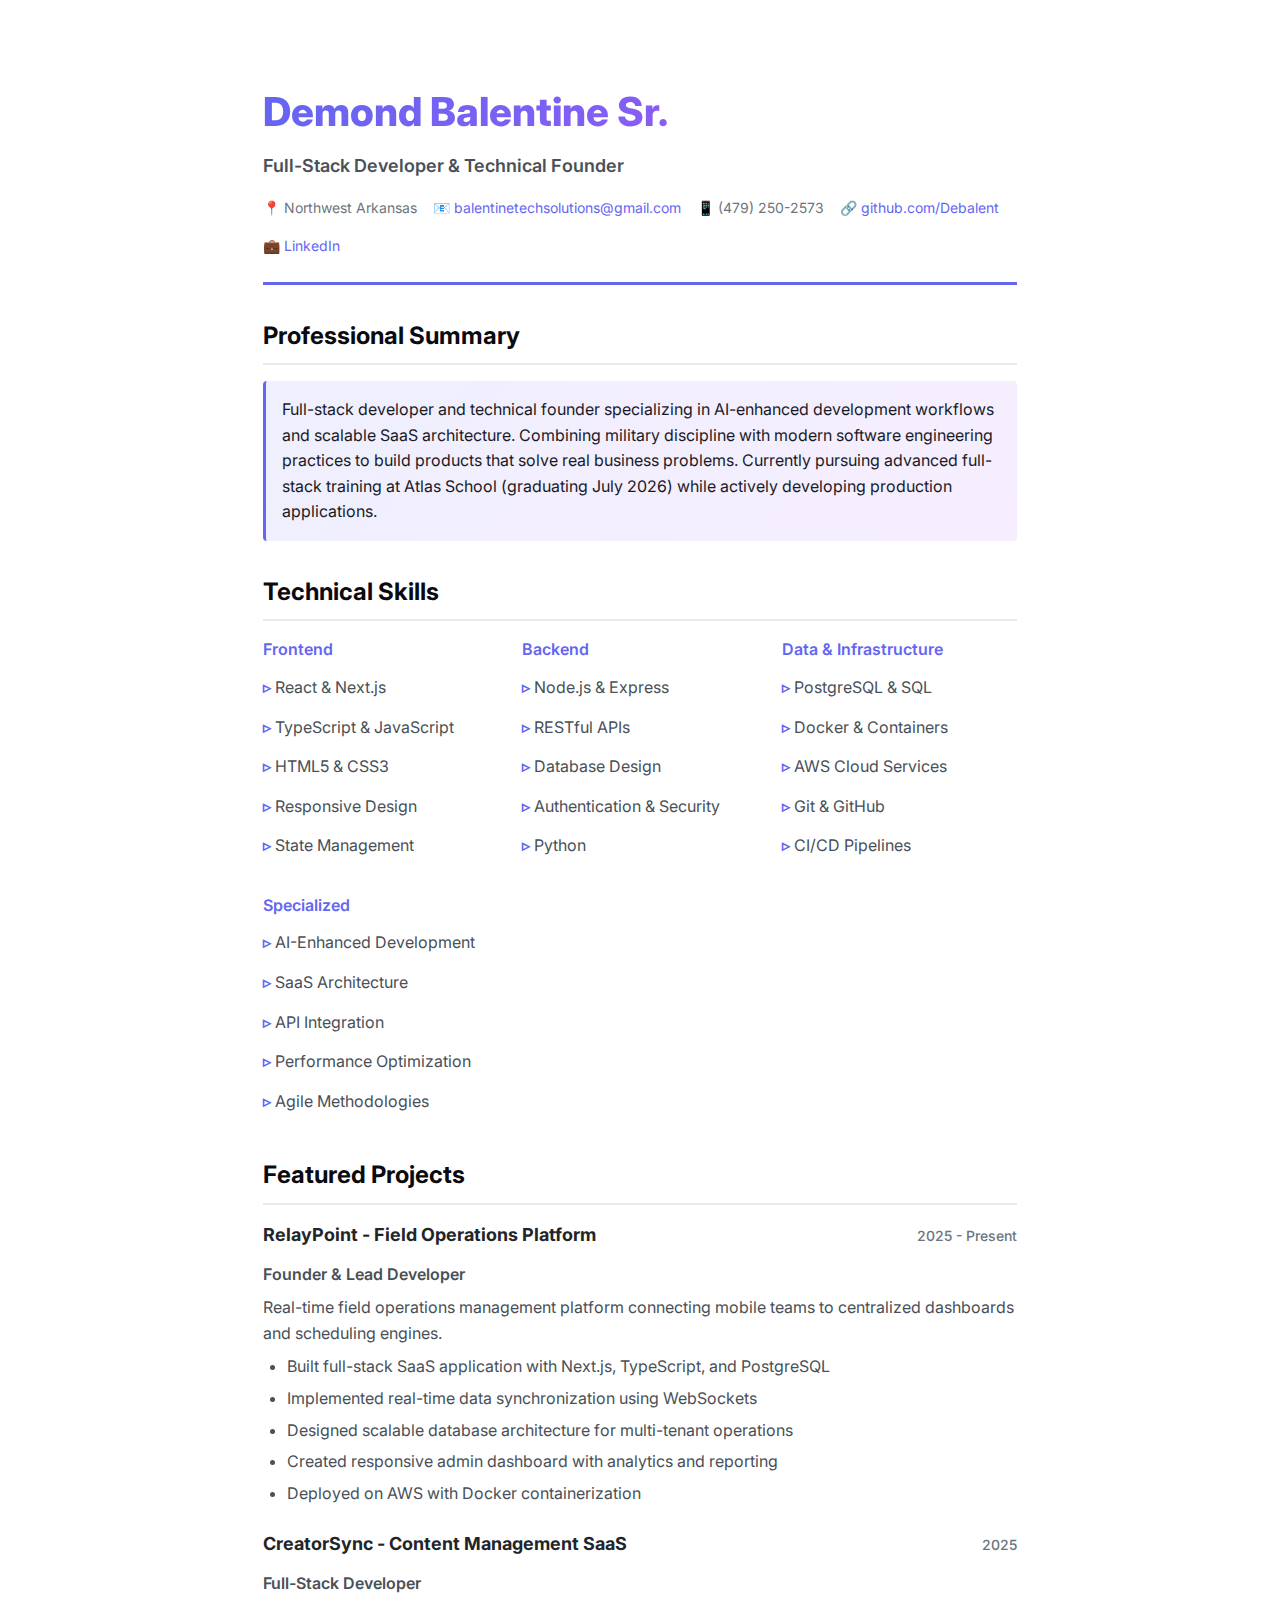
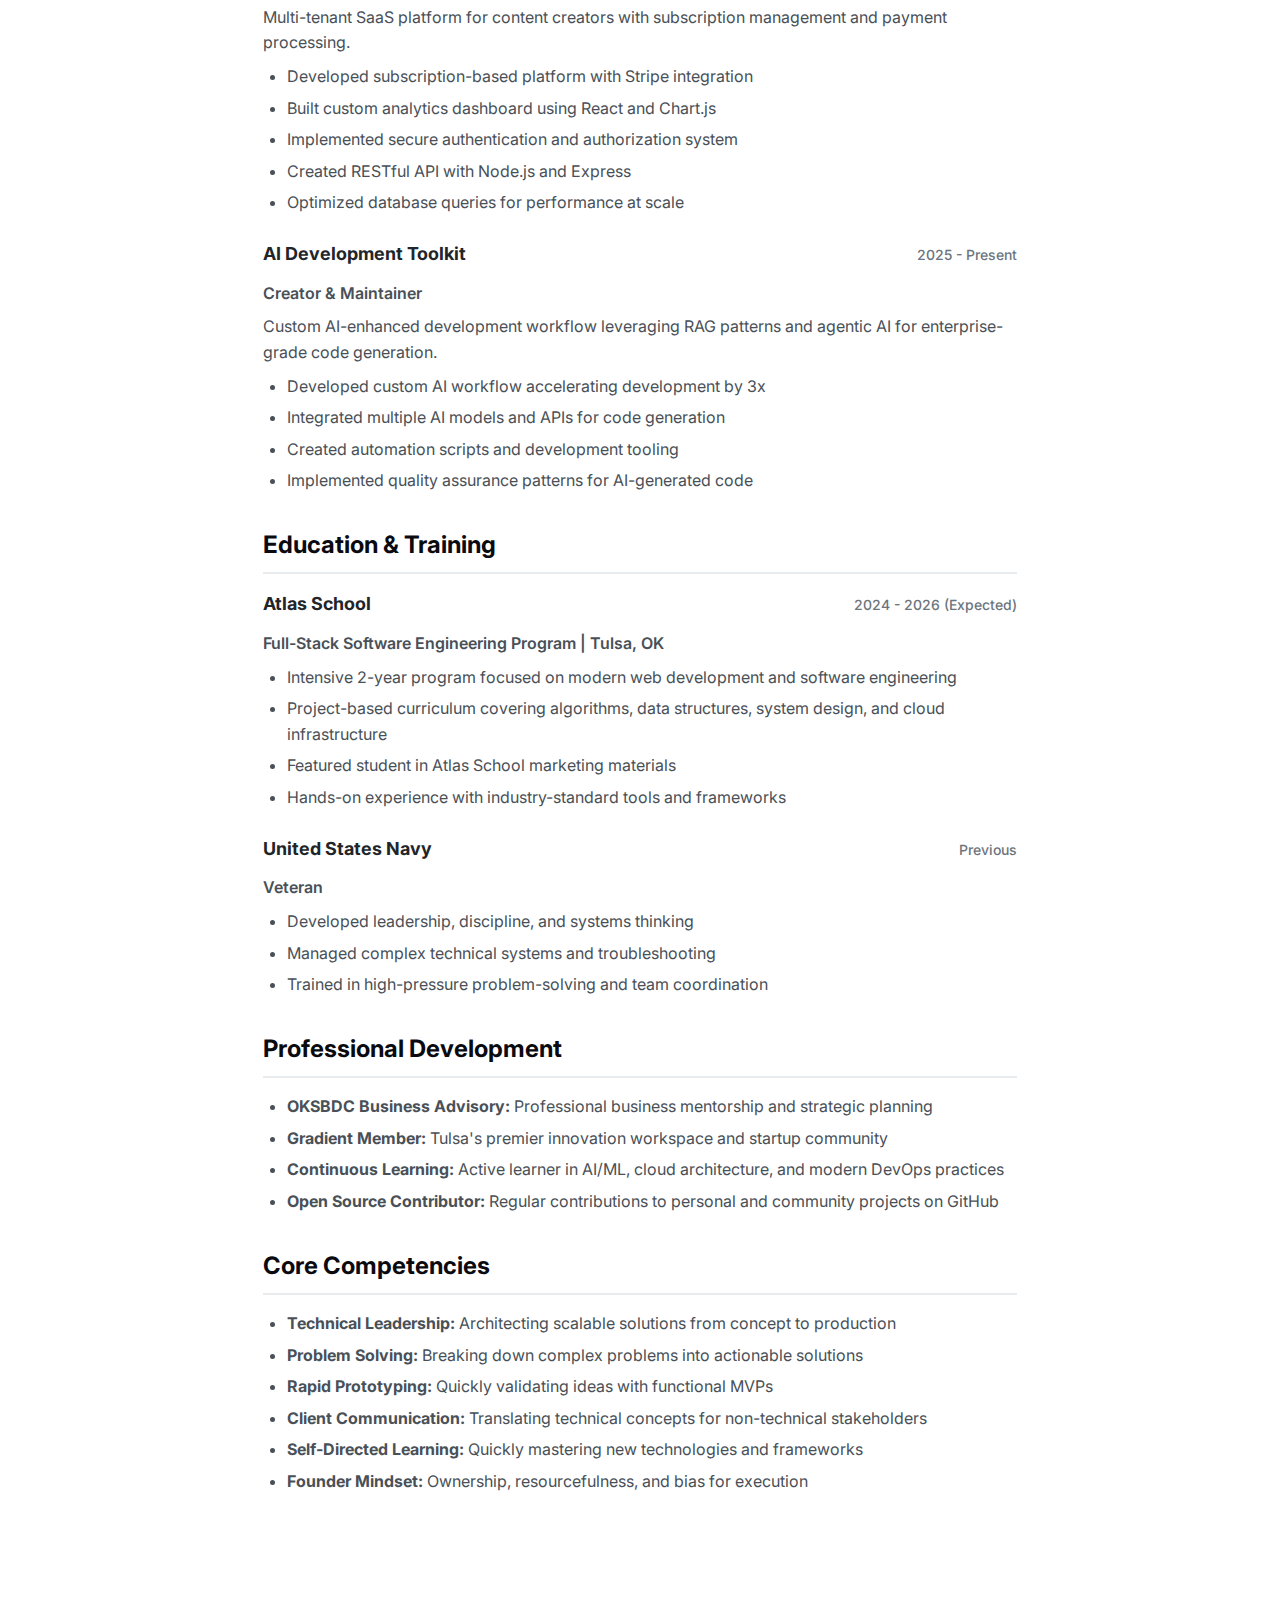
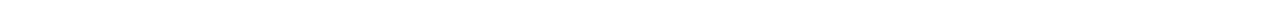
<file: resume.html>
<!DOCTYPE html>
<html lang="en">
<head>
    <meta charset="UTF-8">
    <meta name="viewport" content="width=device-width, initial-scale=1.0">
    <title>Demond Balentine Sr. - Resume</title>
    <style>
        @import url('https://fonts.googleapis.com/css2?family=Inter:wght@400;500;600;700;800&display=swap');
        
        * {
            margin: 0;
            padding: 0;
            box-sizing: border-box;
        }
        
        body {
            font-family: 'Inter', sans-serif;
            line-height: 1.6;
            color: #1a1a26;
            background: #ffffff;
            padding: 2rem;
        }
        
        .resume {
            max-width: 850px;
            margin: 0 auto;
            background: white;
            padding: 3rem;
        }
        
        .header {
            border-bottom: 3px solid #6366f1;
            padding-bottom: 1.5rem;
            margin-bottom: 2rem;
        }
        
        h1 {
            font-size: 2.5rem;
            font-weight: 800;
            color: #0a0a0f;
            margin-bottom: 0.5rem;
            background: linear-gradient(135deg, #6366f1, #a855f7);
            -webkit-background-clip: text;
            -webkit-text-fill-color: transparent;
        }
        
        .subtitle {
            font-size: 1.125rem;
            color: #495057;
            font-weight: 600;
        }
        
        .contact-info {
            display: flex;
            flex-wrap: wrap;
            gap: 1rem;
            margin-top: 1rem;
            font-size: 0.875rem;
            color: #6c757d;
        }
        
        .contact-info a {
            color: #6366f1;
            text-decoration: none;
        }
        
        .section {
            margin-bottom: 2rem;
        }
        
        h2 {
            font-size: 1.5rem;
            font-weight: 700;
            color: #0a0a0f;
            margin-bottom: 1rem;
            padding-bottom: 0.5rem;
            border-bottom: 2px solid #e9ecef;
        }
        
        h3 {
            font-size: 1.125rem;
            font-weight: 700;
            color: #212529;
            margin-bottom: 0.25rem;
        }
        
        h4 {
            font-size: 1rem;
            font-weight: 600;
            color: #495057;
            margin-bottom: 0.5rem;
        }
        
        .experience-item,
        .project-item,
        .education-item {
            margin-bottom: 1.5rem;
        }
        
        .item-header {
            display: flex;
            justify-content: space-between;
            align-items: baseline;
            margin-bottom: 0.5rem;
        }
        
        .date {
            font-size: 0.875rem;
            color: #6c757d;
            font-weight: 500;
        }
        
        .description {
            color: #495057;
            margin-bottom: 0.5rem;
        }
        
        ul {
            margin-left: 1.5rem;
            margin-top: 0.5rem;
        }
        
        li {
            margin-bottom: 0.375rem;
            color: #495057;
        }
        
        .skills-grid {
            display: grid;
            grid-template-columns: repeat(auto-fit, minmax(200px, 1fr));
            gap: 1.5rem;
        }
        
        .skill-category h4 {
            color: #6366f1;
            margin-bottom: 0.5rem;
        }
        
        .skill-list {
            list-style: none;
            margin: 0;
        }
        
        .skill-list li {
            padding: 0.25rem 0;
            color: #495057;
        }
        
        .skill-list li::before {
            content: "▹ ";
            color: #6366f1;
            font-weight: bold;
        }
        
        .highlight {
            background: linear-gradient(135deg, rgba(99, 102, 241, 0.1), rgba(168, 85, 247, 0.1));
            padding: 1rem;
            border-left: 3px solid #6366f1;
            margin-bottom: 1rem;
            border-radius: 4px;
        }
        
        @media print {
            body {
                padding: 0;
            }
            
            .resume {
                padding: 0;
            }
            
            .section {
                page-break-inside: avoid;
            }
        }
    </style>
</head>
<body>
    <div class="resume">
        <header class="header">
            <h1>Demond Balentine Sr.</h1>
            <p class="subtitle">Full-Stack Developer & Technical Founder</p>
            <div class="contact-info">
                <span>📍 Northwest Arkansas</span>
                <span>📧 <a href="mailto:balentinetechsolutions@gmail.com">balentinetechsolutions@gmail.com</a></span>
                <span>📱 (479) 250-2573</span>
                <span>🔗 <a href="https://github.com/Debalent">github.com/Debalent</a></span>
                <span>💼 <a href="https://www.linkedin.com/in/demond-balentine-sr-481666a7/">LinkedIn</a></span>
            </div>
        </header>

        <section class="section">
            <h2>Professional Summary</h2>
            <div class="highlight">
                <p>Full-stack developer and technical founder specializing in AI-enhanced development workflows and scalable SaaS architecture. Combining military discipline with modern software engineering practices to build products that solve real business problems. Currently pursuing advanced full-stack training at Atlas School (graduating July 2026) while actively developing production applications.</p>
            </div>
        </section>

        <section class="section">
            <h2>Technical Skills</h2>
            <div class="skills-grid">
                <div class="skill-category">
                    <h4>Frontend</h4>
                    <ul class="skill-list">
                        <li>React & Next.js</li>
                        <li>TypeScript & JavaScript</li>
                        <li>HTML5 & CSS3</li>
                        <li>Responsive Design</li>
                        <li>State Management</li>
                    </ul>
                </div>
                <div class="skill-category">
                    <h4>Backend</h4>
                    <ul class="skill-list">
                        <li>Node.js & Express</li>
                        <li>RESTful APIs</li>
                        <li>Database Design</li>
                        <li>Authentication & Security</li>
                        <li>Python</li>
                    </ul>
                </div>
                <div class="skill-category">
                    <h4>Data & Infrastructure</h4>
                    <ul class="skill-list">
                        <li>PostgreSQL & SQL</li>
                        <li>Docker & Containers</li>
                        <li>AWS Cloud Services</li>
                        <li>Git & GitHub</li>
                        <li>CI/CD Pipelines</li>
                    </ul>
                </div>
                <div class="skill-category">
                    <h4>Specialized</h4>
                    <ul class="skill-list">
                        <li>AI-Enhanced Development</li>
                        <li>SaaS Architecture</li>
                        <li>API Integration</li>
                        <li>Performance Optimization</li>
                        <li>Agile Methodologies</li>
                    </ul>
                </div>
            </div>
        </section>

        <section class="section">
            <h2>Featured Projects</h2>
            
            <div class="project-item">
                <div class="item-header">
                    <h3>RelayPoint - Field Operations Platform</h3>
                    <span class="date">2025 - Present</span>
                </div>
                <h4>Founder & Lead Developer</h4>
                <p class="description">Real-time field operations management platform connecting mobile teams to centralized dashboards and scheduling engines.</p>
                <ul>
                    <li>Built full-stack SaaS application with Next.js, TypeScript, and PostgreSQL</li>
                    <li>Implemented real-time data synchronization using WebSockets</li>
                    <li>Designed scalable database architecture for multi-tenant operations</li>
                    <li>Created responsive admin dashboard with analytics and reporting</li>
                    <li>Deployed on AWS with Docker containerization</li>
                </ul>
            </div>

            <div class="project-item">
                <div class="item-header">
                    <h3>CreatorSync - Content Management SaaS</h3>
                    <span class="date">2025</span>
                </div>
                <h4>Full-Stack Developer</h4>
                <p class="description">Multi-tenant SaaS platform for content creators with subscription management and payment processing.</p>
                <ul>
                    <li>Developed subscription-based platform with Stripe integration</li>
                    <li>Built custom analytics dashboard using React and Chart.js</li>
                    <li>Implemented secure authentication and authorization system</li>
                    <li>Created RESTful API with Node.js and Express</li>
                    <li>Optimized database queries for performance at scale</li>
                </ul>
            </div>

            <div class="project-item">
                <div class="item-header">
                    <h3>AI Development Toolkit</h3>
                    <span class="date">2025 - Present</span>
                </div>
                <h4>Creator & Maintainer</h4>
                <p class="description">Custom AI-enhanced development workflow leveraging RAG patterns and agentic AI for enterprise-grade code generation.</p>
                <ul>
                    <li>Developed custom AI workflow accelerating development by 3x</li>
                    <li>Integrated multiple AI models and APIs for code generation</li>
                    <li>Created automation scripts and development tooling</li>
                    <li>Implemented quality assurance patterns for AI-generated code</li>
                </ul>
            </div>
        </section>

        <section class="section">
            <h2>Education & Training</h2>
            
            <div class="education-item">
                <div class="item-header">
                    <h3>Atlas School</h3>
                    <span class="date">2024 - 2026 (Expected)</span>
                </div>
                <h4>Full-Stack Software Engineering Program | Tulsa, OK</h4>
                <ul>
                    <li>Intensive 2-year program focused on modern web development and software engineering</li>
                    <li>Project-based curriculum covering algorithms, data structures, system design, and cloud infrastructure</li>
                    <li>Featured student in Atlas School marketing materials</li>
                    <li>Hands-on experience with industry-standard tools and frameworks</li>
                </ul>
            </div>

            <div class="education-item">
                <div class="item-header">
                    <h3>United States Navy</h3>
                    <span class="date">Previous</span>
                </div>
                <h4>Veteran</h4>
                <ul>
                    <li>Developed leadership, discipline, and systems thinking</li>
                    <li>Managed complex technical systems and troubleshooting</li>
                    <li>Trained in high-pressure problem-solving and team coordination</li>
                </ul>
            </div>
        </section>

        <section class="section">
            <h2>Professional Development</h2>
            <ul>
                <li><strong>OKSBDC Business Advisory:</strong> Professional business mentorship and strategic planning</li>
                <li><strong>Gradient Member:</strong> Tulsa's premier innovation workspace and startup community</li>
                <li><strong>Continuous Learning:</strong> Active learner in AI/ML, cloud architecture, and modern DevOps practices</li>
                <li><strong>Open Source Contributor:</strong> Regular contributions to personal and community projects on GitHub</li>
            </ul>
        </section>

        <section class="section">
            <h2>Core Competencies</h2>
            <ul>
                <li><strong>Technical Leadership:</strong> Architecting scalable solutions from concept to production</li>
                <li><strong>Problem Solving:</strong> Breaking down complex problems into actionable solutions</li>
                <li><strong>Rapid Prototyping:</strong> Quickly validating ideas with functional MVPs</li>
                <li><strong>Client Communication:</strong> Translating technical concepts for non-technical stakeholders</li>
                <li><strong>Self-Directed Learning:</strong> Quickly mastering new technologies and frameworks</li>
                <li><strong>Founder Mindset:</strong> Ownership, resourcefulness, and bias for execution</li>
            </ul>
        </section>
    </div>
</body>
</html>
</file>
<file: styles-new.css>
/* ============================================
   CSS CUSTOM PROPERTIES (Design System)
   ============================================ */
:root {
    /* Colors - Dark Theme */
    --color-bg-primary: #0a0a0f;
    --color-bg-secondary: #12121a;
    --color-bg-tertiary: #1a1a26;
    --color-bg-elevated: #24243a;
    --color-border: rgba(255, 255, 255, 0.08);
    --color-border-hover: rgba(255, 255, 255, 0.15);
    
    --color-text-primary: #ffffff;
    --color-text-secondary: #a0a0b8;
    --color-text-tertiary: #6e6e8f;
    
    --color-accent: #6366f1;
    --color-accent-hover: #5457d9;
    --color-accent-light: #818cf8;
    --color-accent-dark: #4f46e5;
    
    --color-gradient-from: #6366f1;
    --color-gradient-to: #a855f7;
    --color-gradient: linear-gradient(135deg, var(--color-gradient-from), var(--color-gradient-to));
    
    --color-success: #10b981;
    --color-error: #ef4444;
    --color-warning: #f59e0b;
    
    /* Typography */
    --font-sans: 'Inter', -apple-system, BlinkMacSystemFont, 'Segoe UI', sans-serif;
    --font-display: 'Space Grotesk', var(--font-sans);
    
    --font-size-xs: 0.75rem;
    --font-size-sm: 0.875rem;
    --font-size-base: 1rem;
    --font-size-lg: 1.125rem;
    --font-size-xl: 1.25rem;
    --font-size-2xl: 1.5rem;
    --font-size-3xl: 1.875rem;
    --font-size-4xl: 2.25rem;
    --font-size-5xl: 3rem;
    --font-size-6xl: 3.75rem;
    --font-size-7xl: 4.5rem;
    
    --line-height-tight: 1.2;
    --line-height-normal: 1.5;
    --line-height-relaxed: 1.75;
    
    /* Spacing */
    --spacing-xs: 0.25rem;
    --spacing-sm: 0.5rem;
    --spacing-md: 1rem;
    --spacing-lg: 1.5rem;
    --spacing-xl: 2rem;
    --spacing-2xl: 3rem;
    --spacing-3xl: 4rem;
    --spacing-4xl: 6rem;
    --spacing-5xl: 8rem;
    
    /* Layout */
    --container-width: 1200px;
    --container-padding: 2rem;
    --section-padding: 6rem 0;
    
    /* Effects */
    --shadow-sm: 0 1px 2px rgba(0, 0, 0, 0.1);
    --shadow-md: 0 4px 6px rgba(0, 0, 0, 0.2);
    --shadow-lg: 0 10px 20px rgba(0, 0, 0, 0.3);
    --shadow-xl: 0 20px 40px rgba(0, 0, 0, 0.4);
    --shadow-glow: 0 0 30px rgba(99, 102, 241, 0.3);
    
    --blur-sm: blur(4px);
    --blur-md: blur(8px);
    --blur-lg: blur(16px);
    
    --transition-fast: 150ms cubic-bezier(0.4, 0, 0.2, 1);
    --transition-base: 300ms cubic-bezier(0.4, 0, 0.2, 1);
    --transition-slow: 500ms cubic-bezier(0.4, 0, 0.2, 1);
    
    --border-radius-sm: 0.375rem;
    --border-radius-md: 0.5rem;
    --border-radius-lg: 0.75rem;
    --border-radius-xl: 1rem;
    --border-radius-full: 9999px;
    
    --nav-height: 80px;
}

/* Light Theme */
[data-theme="light"] {
    --color-bg-primary: #ffffff;
    --color-bg-secondary: #f8f9fa;
    --color-bg-tertiary: #f1f3f5;
    --color-bg-elevated: #ffffff;
    --color-border: rgba(0, 0, 0, 0.08);
    --color-border-hover: rgba(0, 0, 0, 0.15);
    
    --color-text-primary: #0a0a0f;
    --color-text-secondary: #495057;
    --color-text-tertiary: #6c757d;
    
    --shadow-sm: 0 1px 2px rgba(0, 0, 0, 0.05);
    --shadow-md: 0 4px 6px rgba(0, 0, 0, 0.07);
    --shadow-lg: 0 10px 20px rgba(0, 0, 0, 0.1);
    --shadow-xl: 0 20px 40px rgba(0, 0, 0, 0.15);
}

/* ============================================
   GLOBAL RESET & BASE STYLES
   ============================================ */
*, *::before, *::after {
    box-sizing: border-box;
    margin: 0;
    padding: 0;
}

html {
    scroll-behavior: smooth;
    scroll-padding-top: calc(var(--nav-height) + 2rem);
}

body {
    font-family: var(--font-sans);
    font-size: var(--font-size-base);
    line-height: var(--line-height-normal);
    color: var(--color-text-primary);
    background-color: var(--color-bg-primary);
    -webkit-font-smoothing: antialiased;
    -moz-osx-font-smoothing: grayscale;
    overflow-x: hidden;
    position: relative;
}

body::before {
    content: '';
    position: fixed;
    top: 0;
    left: 0;
    width: 100%;
    height: 100%;
    background-image: url('logo.jpg');
    background-repeat: repeat;
    background-size: 400px;
    opacity: 0.02;
    pointer-events: none;
    z-index: 0;
}

section {
    position: relative;
    padding: var(--section-padding);
}

.container {
    max-width: var(--container-width);
    margin: 0 auto;
    padding: 0 var(--container-padding);
    position: relative;
    z-index: 1;
}

img {
    max-width: 100%;
    height: auto;
    display: block;
}

a {
    color: inherit;
    text-decoration: none;
    transition: all var(--transition-base);
}

/* ============================================
   TYPOGRAPHY
   ============================================ */
h1, h2, h3, h4, h5, h6 {
    font-family: var(--font-display);
    font-weight: 700;
    line-height: var(--line-height-tight);
    margin-bottom: var(--spacing-lg);
}

h1 { font-size: var(--font-size-6xl); }
h2 { font-size: var(--font-size-4xl); }
h3 { font-size: var(--font-size-2xl); }
h4 { font-size: var(--font-size-xl); }
h5 { font-size: var(--font-size-lg); }
h6 { font-size: var(--font-size-base); }

p {
    margin-bottom: var(--spacing-md);
}

.lead {
    font-size: var(--font-size-lg);
    line-height: var(--line-height-relaxed);
    color: var(--color-text-secondary);
}

.gradient-text {
    background: var(--color-gradient);
    -webkit-background-clip: text;
    -webkit-text-fill-color: transparent;
    background-clip: text;
}

/* ============================================
   BUTTONS
   ============================================ */
.btn {
    display: inline-flex;
    align-items: center;
    gap: var(--spacing-sm);
    padding: 0.875rem 1.75rem;
    font-size: var(--font-size-base);
    font-weight: 600;
    border: none;
    border-radius: var(--border-radius-lg);
    cursor: pointer;
    transition: all var(--transition-base);
    text-decoration: none;
    white-space: nowrap;
}

.btn-primary {
    background: var(--color-gradient);
    color: white;
    box-shadow: var(--shadow-md), var(--shadow-glow);
}

.btn-primary:hover {
    transform: translateY(-2px);
    box-shadow: var(--shadow-lg), var(--shadow-glow);
}

.btn-secondary {
    background: var(--color-bg-elevated);
    color: var(--color-text-primary);
    border: 1px solid var(--color-border);
}

.btn-secondary:hover {
    background: var(--color-bg-tertiary);
    border-color: var(--color-border-hover);
    transform: translateY(-2px);
}

.btn-sm {
    padding: 0.5rem 1rem;
    font-size: var(--font-size-sm);
}

.btn-block {
    width: 100%;
    justify-content: center;
}

/* ============================================
   NAVIGATION
   ============================================ */
.nav {
    position: fixed;
    top: 0;
    left: 0;
    right: 0;
    height: var(--nav-height);
    background: rgba(10, 10, 15, 0.8);
    backdrop-filter: var(--blur-md);
    border-bottom: 1px solid var(--color-border);
    z-index: 1000;
    transition: all var(--transition-base);
}

.nav.scrolled {
    background: rgba(10, 10, 15, 0.95);
    box-shadow: var(--shadow-lg);
}

.nav-container {
    display: flex;
    align-items: center;
    justify-content: space-between;
    height: 100%;
}

.logo {
    display: flex;
    align-items: center;
    gap: var(--spacing-md);
    font-size: var(--font-size-lg);
    font-weight: 700;
    font-family: var(--font-display);
}

.logo-image {
    width: 40px;
    height: 40px;
    border-radius: var(--border-radius-md);
}

.logo-text {
    display: none;
}

@media (min-width: 768px) {
    .logo-text {
        display: block;
    }
}

.nav-menu {
    display: flex;
    align-items: center;
    gap: var(--spacing-xl);
}

.nav-link {
    font-size: var(--font-size-sm);
    font-weight: 500;
    color: var(--color-text-secondary);
    position: relative;
    padding-bottom: 0.25rem;
}

.nav-link::after {
    content: '';
    position: absolute;
    bottom: 0;
    left: 0;
    width: 0;
    height: 2px;
    background: var(--color-gradient);
    transition: width var(--transition-base);
}

.nav-link:hover,
.nav-link.active {
    color: var(--color-text-primary);
}

.nav-link:hover::after,
.nav-link.active::after {
    width: 100%;
}

.nav-actions {
    display: flex;
    align-items: center;
    gap: var(--spacing-md);
}

.theme-toggle {
    width: 40px;
    height: 40px;
    display: flex;
    align-items: center;
    justify-content: center;
    background: transparent;
    border: 1px solid var(--color-border);
    border-radius: var(--border-radius-md);
    cursor: pointer;
    color: var(--color-text-secondary);
    transition: all var(--transition-base);
}

.theme-toggle:hover {
    background: var(--color-bg-elevated);
    color: var(--color-text-primary);
    border-color: var(--color-border-hover);
}

[data-theme="dark"] .sun-icon {
    display: none;
}

[data-theme="light"] .moon-icon {
    display: none;
}

.nav-toggle {
    display: none;
    flex-direction: column;
    gap: 4px;
    background: transparent;
    border: none;
    padding: 0.5rem;
    cursor: pointer;
}

.nav-toggle span {
    width: 24px;
    height: 2px;
    background: var(--color-text-primary);
    transition: all var(--transition-base);
}

@media (max-width: 768px) {
    .nav-menu {
        position: fixed;
        top: var(--nav-height);
        left: 0;
        right: 0;
        flex-direction: column;
        background: rgba(10, 10, 15, 0.98);
        backdrop-filter: var(--blur-lg);
        padding: var(--spacing-xl);
        gap: var(--spacing-lg);
        transform: translateY(-100%);
        opacity: 0;
        visibility: hidden;
        transition: all var(--transition-base);
        border-bottom: 1px solid var(--color-border);
    }
    
    .nav-menu.active {
        transform: translateY(0);
        opacity: 1;
        visibility: visible;
    }
    
    .nav-toggle {
        display: flex;
    }
    
    .nav-toggle.active span:nth-child(1) {
        transform: rotate(45deg) translate(5px, 5px);
    }
    
    .nav-toggle.active span:nth-child(2) {
        opacity: 0;
    }
    
    .nav-toggle.active span:nth-child(3) {
        transform: rotate(-45deg) translate(6px, -6px);
    }
}

/* ============================================
   HERO SECTION
   ============================================ */
.hero {
    min-height: 100vh;
    display: flex;
    align-items: center;
    position: relative;
    overflow: hidden;
    margin-top: var(--nav-height);
}

.hero-background {
    position: absolute;
    inset: 0;
    z-index: 0;
}

.gradient-mesh {
    position: absolute;
    inset: 0;
    background: radial-gradient(ellipse at 20% 50%, rgba(99, 102, 241, 0.15), transparent 50%),
                radial-gradient(ellipse at 80% 50%, rgba(168, 85, 247, 0.15), transparent 50%);
}

.geometric-pattern {
    position: absolute;
    inset: 0;
    background-image: 
        linear-gradient(var(--color-border) 1px, transparent 1px),
        linear-gradient(90deg, var(--color-border) 1px, transparent 1px);
    background-size: 60px 60px;
    mask-image: radial-gradient(ellipse at center, black 0%, transparent 70%);
}

.hero-container {
    display: grid;
    grid-template-columns: 1fr;
    gap: var(--spacing-3xl);
    align-items: center;
    position: relative;
    z-index: 1;
}

@media (min-width: 1024px) {
    .hero-container {
        grid-template-columns: 1.2fr 1fr;
    }
}

.hero-content {
    animation: fadeInUp 0.8s ease-out;
}

.hero-badge {
    display: inline-flex;
    align-items: center;
    gap: var(--spacing-sm);
    padding: 0.5rem 1rem;
    background: var(--color-bg-elevated);
    border: 1px solid var(--color-border);
    border-radius: var(--border-radius-full);
    font-size: var(--font-size-sm);
    color: var(--color-text-secondary);
    margin-bottom: var(--spacing-xl);
}

.badge-dot {
    width: 8px;
    height: 8px;
    background: var(--color-success);
    border-radius: 50%;
    animation: pulse 2s infinite;
}

.hero-title {
    font-size: var(--font-size-6xl);
    line-height: 1.1;
    margin-bottom: var(--spacing-lg);
}

@media (max-width: 768px) {
    .hero-title {
        font-size: var(--font-size-4xl);
    }
}

.hero-subtitle {
    font-size: var(--font-size-lg);
    color: var(--color-text-secondary);
    line-height: var(--line-height-relaxed);
    max-width: 600px;
    margin-bottom: var(--spacing-2xl);
}

.hero-cta {
    display: flex;
    flex-wrap: wrap;
    gap: var(--spacing-md);
    margin-bottom: var(--spacing-3xl);
}

.hero-stats {
    display: grid;
    grid-template-columns: repeat(3, 1fr);
    gap: var(--spacing-xl);
    padding-top: var(--spacing-2xl);
    border-top: 1px solid var(--color-border);
}

.stat {
    text-align: center;
}

.stat-value {
    font-size: var(--font-size-3xl);
    font-weight: 800;
    font-family: var(--font-display);
    background: var(--color-gradient);
    -webkit-background-clip: text;
    -webkit-text-fill-color: transparent;
    background-clip: text;
}

.stat-label {
    font-size: var(--font-size-sm);
    color: var(--color-text-tertiary);
    margin-top: var(--spacing-xs);
}

.hero-visual {
    position: relative;
    animation: fadeIn 1s ease-out 0.3s backwards;
}

.hero-mockup {
    position: relative;
    padding: var(--spacing-2xl);
    background: linear-gradient(135deg, 
        rgba(99, 102, 241, 0.1), 
        rgba(168, 85, 247, 0.1));
    border: 1px solid var(--color-border);
    border-radius: var(--border-radius-xl);
    backdrop-filter: var(--blur-sm);
    display: flex;
    align-items: center;
    justify-content: center;
}

.hero-logo-large {
    max-width: 400px;
    border-radius: var(--border-radius-lg);
    animation: float 6s ease-in-out infinite;
    filter: drop-shadow(0 20px 40px rgba(99, 102, 241, 0.3));
}

/* ============================================
   SECTION HEADERS
   ============================================ */
.section-header {
    text-align: center;
    max-width: 700px;
    margin: 0 auto var(--spacing-4xl);
}

.section-label {
    display: inline-block;
    padding: 0.5rem 1rem;
    background: var(--color-bg-elevated);
    border: 1px solid var(--color-border);
    border-radius: var(--border-radius-full);
    font-size: var(--font-size-sm);
    font-weight: 600;
    color: var(--color-accent);
    text-transform: uppercase;
    letter-spacing: 0.05em;
    margin-bottom: var(--spacing-lg);
}

.section-title {
    margin-bottom: var(--spacing-md);
}

.section-subtitle {
    font-size: var(--font-size-lg);
    color: var(--color-text-secondary);
    line-height: var(--line-height-relaxed);
}

/* ============================================
   PROJECTS SECTION
   ============================================ */
.projects {
    background: var(--color-bg-secondary);
}

.projects-grid {
    display: grid;
    grid-template-columns: 1fr;
    gap: var(--spacing-2xl);
}

@media (min-width: 768px) {
    .projects-grid {
        grid-template-columns: repeat(2, 1fr);
    }
}

@media (min-width: 1024px) {
    .projects-grid {
        grid-template-columns: repeat(3, 1fr);
    }
}

.project-card {
    background: var(--color-bg-primary);
    border: 1px solid var(--color-border);
    border-radius: var(--border-radius-xl);
    overflow: hidden;
    transition: all var(--transition-base);
}

.project-card:hover {
    transform: translateY(-4px);
    border-color: var(--color-border-hover);
    box-shadow: var(--shadow-xl);
}

.project-image {
    position: relative;
    aspect-ratio: 16 / 10;
    background: linear-gradient(135deg, 
        rgba(99, 102, 241, 0.1), 
        rgba(168, 85, 247, 0.1));
    overflow: hidden;
}

.project-image-placeholder {
    width: 100%;
    height: 100%;
    display: flex;
    align-items: center;
    justify-content: center;
    color: var(--color-text-tertiary);
}

.project-overlay {
    position: absolute;
    inset: 0;
    background: rgba(0, 0, 0, 0.8);
    backdrop-filter: var(--blur-sm);
    display: flex;
    align-items: center;
    justify-content: center;
    opacity: 0;
    transition: opacity var(--transition-base);
}

.project-card:hover .project-overlay {
    opacity: 1;
}

.project-content {
    padding: var(--spacing-xl);
}

.project-title {
    font-size: var(--font-size-xl);
    margin-bottom: var(--spacing-md);
}

.project-description {
    color: var(--color-text-secondary);
    line-height: var(--line-height-relaxed);
    margin-bottom: var(--spacing-lg);
}

.project-tech {
    display: flex;
    flex-wrap: wrap;
    gap: var(--spacing-sm);
}

.tech-tag {
    padding: 0.375rem 0.75rem;
    background: var(--color-bg-elevated);
    border: 1px solid var(--color-border);
    border-radius: var(--border-radius-full);
    font-size: var(--font-size-xs);
    font-weight: 500;
    color: var(--color-text-secondary);
}

/* ============================================
   TECH STACK SECTION
   ============================================ */
.tech-stack {
    background: var(--color-bg-primary);
}

.tech-grid {
    display: grid;
    grid-template-columns: repeat(2, 1fr);
    gap: var(--spacing-lg);
}

@media (min-width: 768px) {
    .tech-grid {
        grid-template-columns: repeat(4, 1fr);
    }
}

.tech-item {
    position: relative;
    padding: var(--spacing-xl);
    background: var(--color-bg-secondary);
    border: 1px solid var(--color-border);
    border-radius: var(--border-radius-lg);
    display: flex;
    flex-direction: column;
    align-items: center;
    gap: var(--spacing-md);
    transition: all var(--transition-base);
    cursor: pointer;
}

.tech-item:hover {
    background: var(--color-bg-elevated);
    border-color: var(--color-accent);
    transform: translateY(-4px);
    box-shadow: var(--shadow-lg);
}

.tech-item::before {
    content: attr(data-tooltip);
    position: absolute;
    bottom: calc(100% + 0.5rem);
    left: 50%;
    transform: translateX(-50%) scale(0.9);
    padding: 0.5rem 1rem;
    background: var(--color-bg-elevated);
    border: 1px solid var(--color-border);
    border-radius: var(--border-radius-md);
    font-size: var(--font-size-sm);
    white-space: nowrap;
    opacity: 0;
    pointer-events: none;
    transition: all var(--transition-base);
    z-index: 10;
}

.tech-item:hover::before {
    opacity: 1;
    transform: translateX(-50%) scale(1);
}

.tech-icon {
    width: 40px;
    height: 40px;
    color: var(--color-accent);
}

.tech-name {
    font-size: var(--font-size-sm);
    font-weight: 600;
    color: var(--color-text-secondary);
}

/* ============================================
   ABOUT SECTION
   ============================================ */
.about {
    background: var(--color-bg-secondary);
}

.about-content {
    display: grid;
    grid-template-columns: 1fr;
    gap: var(--spacing-4xl);
    align-items: start;
}

@media (min-width: 1024px) {
    .about-content {
        grid-template-columns: 1.5fr 1fr;
    }
}

.about-text .section-header {
    text-align: left;
    margin-bottom: var(--spacing-2xl);
}

.about-body {
    font-size: var(--font-size-lg);
    line-height: var(--line-height-relaxed);
    color: var(--color-text-secondary);
}

.about-body p {
    margin-bottom: var(--spacing-lg);
}

.about-body strong {
    color: var(--color-text-primary);
}

.values-grid {
    display: grid;
    grid-template-columns: 1fr;
    gap: var(--spacing-lg);
    margin-top: var(--spacing-3xl);
}

@media (min-width: 768px) {
    .values-grid {
        grid-template-columns: repeat(2, 1fr);
    }
}

.value-card {
    padding: var(--spacing-xl);
    background: var(--color-bg-primary);
    border: 1px solid var(--color-border);
    border-radius: var(--border-radius-lg);
    transition: all var(--transition-base);
}

.value-card:hover {
    background: var(--color-bg-elevated);
    border-color: var(--color-accent);
    transform: translateY(-2px);
}

.value-icon {
    font-size: var(--font-size-3xl);
    margin-bottom: var(--spacing-md);
}

.value-card h4 {
    font-size: var(--font-size-lg);
    margin-bottom: var(--spacing-sm);
}

.value-card p {
    font-size: var(--font-size-sm);
    color: var(--color-text-secondary);
    margin: 0;
}

.about-visual {
    position: sticky;
    top: calc(var(--nav-height) + 2rem);
}

.about-image {
    position: relative;
    margin-bottom: var(--spacing-xl);
}

.profile-image {
    width: 100%;
    border-radius: var(--border-radius-xl);
    border: 1px solid var(--color-border);
    animation: fadeInScale 1s ease-out;
}

.profile-image::before {
    content: '';
    position: absolute;
    inset: -4px;
    background: var(--color-gradient);
    border-radius: var(--border-radius-xl);
    opacity: 0;
    transition: opacity var(--transition-base);
    z-index: -1;
}

.about-image:hover .profile-image::before {
    opacity: 1;
}

.credentials {
    display: flex;
    flex-direction: column;
    gap: var(--spacing-md);
}

.credential-item {
    display: flex;
    align-items: center;
    gap: var(--spacing-md);
    padding: var(--spacing-lg);
    background: var(--color-bg-primary);
    border: 1px solid var(--color-border);
    border-radius: var(--border-radius-lg);
    transition: all var(--transition-base);
}

.credential-item:hover {
    background: var(--color-bg-elevated);
    border-color: var(--color-border-hover);
    transform: translateX(4px);
}

.credential-icon {
    font-size: var(--font-size-2xl);
}

.credential-item strong {
    display: block;
    font-size: var(--font-size-base);
    margin-bottom: 0.25rem;
}

.credential-item p {
    font-size: var(--font-size-sm);
    color: var(--color-text-tertiary);
    margin: 0;
}

/* ============================================
   SERVICES SECTION
   ============================================ */
.services {
    background: var(--color-bg-primary);
}

.services-grid {
    display: grid;
    grid-template-columns: 1fr;
    gap: var(--spacing-2xl);
    margin-bottom: var(--spacing-4xl);
}

@media (min-width: 1024px) {
    .services-grid {
        grid-template-columns: repeat(3, 1fr);
    }
}

.service-card {
    position: relative;
    padding: var(--spacing-2xl);
    background: var(--color-bg-secondary);
    border: 1px solid var(--color-border);
    border-radius: var(--border-radius-xl);
    transition: all var(--transition-base);
}

.service-card.featured {
    background: linear-gradient(135deg, 
        rgba(99, 102, 241, 0.1), 
        rgba(168, 85, 247, 0.1));
    border-color: var(--color-accent);
}

.service-card:hover {
    transform: translateY(-4px);
    box-shadow: var(--shadow-xl);
    border-color: var(--color-accent);
}

.service-badge {
    position: absolute;
    top: var(--spacing-md);
    right: var(--spacing-md);
    padding: 0.375rem 0.75rem;
    background: var(--color-accent);
    color: white;
    font-size: var(--font-size-xs);
    font-weight: 600;
    border-radius: var(--border-radius-full);
    text-transform: uppercase;
    letter-spacing: 0.05em;
}

.service-icon {
    width: 48px;
    height: 48px;
    display: flex;
    align-items: center;
    justify-content: center;
    background: var(--color-bg-elevated);
    border: 1px solid var(--color-border);
    border-radius: var(--border-radius-md);
    color: var(--color-accent);
    margin-bottom: var(--spacing-lg);
}

.service-title {
    font-size: var(--font-size-xl);
    margin-bottom: var(--spacing-md);
}

.service-description {
    color: var(--color-text-secondary);
    line-height: var(--line-height-relaxed);
    margin-bottom: var(--spacing-lg);
}

.service-outcomes {
    list-style: none;
    display: flex;
    flex-direction: column;
    gap: var(--spacing-sm);
}

.service-outcomes li {
    display: flex;
    align-items: start;
    gap: var(--spacing-sm);
    font-size: var(--font-size-sm);
    color: var(--color-text-secondary);
}

.service-outcomes li::before {
    content: '✓';
    color: var(--color-success);
    font-weight: bold;
    flex-shrink: 0;
}

.who-i-work-with {
    padding: var(--spacing-3xl);
    background: var(--color-bg-secondary);
    border: 1px solid var(--color-border);
    border-radius: var(--border-radius-xl);
    text-align: center;
}

.who-i-work-with h3 {
    font-size: var(--font-size-2xl);
    margin-bottom: var(--spacing-2xl);
}

.client-types {
    display: grid;
    grid-template-columns: 1fr;
    gap: var(--spacing-xl);
}

@media (min-width: 768px) {
    .client-types {
        grid-template-columns: repeat(3, 1fr);
    }
}

.client-type {
    padding: var(--spacing-xl);
    background: var(--color-bg-primary);
    border: 1px solid var(--color-border);
    border-radius: var(--border-radius-lg);
    transition: all var(--transition-base);
}

.client-type:hover {
    background: var(--color-bg-elevated);
    border-color: var(--color-accent);
    transform: translateY(-2px);
}

.client-type strong {
    display: block;
    font-size: var(--font-size-lg);
    margin-bottom: var(--spacing-sm);
}

.client-type p {
    font-size: var(--font-size-sm);
    color: var(--color-text-secondary);
    margin: 0;
}

/* ============================================
   BLOG SECTION
   ============================================ */
.blog {
    background: var(--color-bg-secondary);
}

.blog-grid {
    display: grid;
    grid-template-columns: 1fr;
    gap: var(--spacing-2xl);
}

@media (min-width: 1024px) {
    .blog-grid {
        grid-template-columns: repeat(3, 1fr);
    }
}

.blog-card {
    padding: var(--spacing-2xl);
    background: var(--color-bg-primary);
    border: 1px solid var(--color-border);
    border-radius: var(--border-radius-xl);
    transition: all var(--transition-base);
}

.blog-card:hover {
    background: var(--color-bg-elevated);
    border-color: var(--color-accent);
    transform: translateY(-4px);
    box-shadow: var(--shadow-lg);
}

.blog-meta {
    display: flex;
    align-items: center;
    gap: var(--spacing-md);
    margin-bottom: var(--spacing-lg);
    font-size: var(--font-size-sm);
    color: var(--color-text-tertiary);
}

.blog-date,
.blog-read-time {
    display: flex;
    align-items: center;
    gap: var(--spacing-xs);
}

.blog-title {
    font-size: var(--font-size-xl);
    margin-bottom: var(--spacing-md);
    line-height: var(--line-height-normal);
}

.blog-excerpt {
    color: var(--color-text-secondary);
    line-height: var(--line-height-relaxed);
    margin-bottom: var(--spacing-lg);
}

.blog-tags {
    display: flex;
    flex-wrap: wrap;
    gap: var(--spacing-sm);
}

.tag {
    padding: 0.25rem 0.75rem;
    background: var(--color-bg-elevated);
    border: 1px solid var(--color-border);
    border-radius: var(--border-radius-full);
    font-size: var(--font-size-xs);
    font-weight: 500;
    color: var(--color-text-secondary);
}

/* ============================================
   CONTACT SECTION
   ============================================ */
.contact {
    background: var(--color-bg-primary);
}

.contact-wrapper {
    display: grid;
    grid-template-columns: 1fr;
    gap: var(--spacing-4xl);
}

@media (min-width: 1024px) {
    .contact-wrapper {
        grid-template-columns: 1fr 1.2fr;
    }
}

.contact-info h2 {
    font-size: var(--font-size-4xl);
    margin-bottom: var(--spacing-lg);
}

.contact-intro {
    font-size: var(--font-size-lg);
    color: var(--color-text-secondary);
    line-height: var(--line-height-relaxed);
    margin-bottom: var(--spacing-2xl);
}

.contact-methods {
    display: flex;
    flex-direction: column;
    gap: var(--spacing-md);
    margin-bottom: var(--spacing-2xl);
}

.contact-method {
    display: flex;
    align-items: center;
    gap: var(--spacing-lg);
    padding: var(--spacing-lg);
    background: var(--color-bg-secondary);
    border: 1px solid var(--color-border);
    border-radius: var(--border-radius-lg);
    transition: all var(--transition-base);
}

.contact-method:hover {
    background: var(--color-bg-elevated);
    border-color: var(--color-accent);
    transform: translateX(4px);
}

.method-icon {
    width: 48px;
    height: 48px;
    display: flex;
    align-items: center;
    justify-content: center;
    background: var(--color-bg-elevated);
    border: 1px solid var(--color-border);
    border-radius: var(--border-radius-md);
    color: var(--color-accent);
    flex-shrink: 0;
}

.contact-method strong {
    display: block;
    margin-bottom: 0.25rem;
}

.contact-method p {
    font-size: var(--font-size-sm);
    color: var(--color-text-secondary);
    margin: 0;
}

.availability {
    display: flex;
    align-items: center;
    gap: var(--spacing-sm);
    padding: var(--spacing-lg);
    background: linear-gradient(135deg, 
        rgba(16, 185, 129, 0.1), 
        rgba(5, 150, 105, 0.1));
    border: 1px solid var(--color-success);
    border-radius: var(--border-radius-lg);
    color: var(--color-success);
    font-weight: 500;
}

.status-dot {
    width: 8px;
    height: 8px;
    background: var(--color-success);
    border-radius: 50%;
    animation: pulse 2s infinite;
}

.contact-form-wrapper {
    padding: var(--spacing-3xl);
    background: var(--color-bg-secondary);
    border: 1px solid var(--color-border);
    border-radius: var(--border-radius-xl);
}

.contact-form {
    display: flex;
    flex-direction: column;
    gap: var(--spacing-lg);
}

.form-row {
    display: grid;
    grid-template-columns: 1fr;
    gap: var(--spacing-lg);
}

@media (min-width: 768px) {
    .form-row {
        grid-template-columns: repeat(2, 1fr);
    }
}

.form-group {
    display: flex;
    flex-direction: column;
    gap: var(--spacing-sm);
}

.form-group label {
    font-size: var(--font-size-sm);
    font-weight: 600;
    color: var(--color-text-secondary);
}

.form-group input,
.form-group select,
.form-group textarea {
    padding: 0.875rem 1rem;
    background: var(--color-bg-primary);
    border: 1px solid var(--color-border);
    border-radius: var(--border-radius-md);
    font-family: var(--font-sans);
    font-size: var(--font-size-base);
    color: var(--color-text-primary);
    transition: all var(--transition-base);
}

.form-group input:focus,
.form-group select:focus,
.form-group textarea:focus {
    outline: none;
    border-color: var(--color-accent);
    box-shadow: 0 0 0 3px rgba(99, 102, 241, 0.1);
}

.form-group textarea {
    resize: vertical;
    min-height: 120px;
}

/* ============================================
   FOOTER
   ============================================ */
.footer {
    background: var(--color-bg-secondary);
    border-top: 1px solid var(--color-border);
    padding: var(--spacing-4xl) 0 var(--spacing-2xl);
}

.footer-content {
    display: grid;
    grid-template-columns: 1fr;
    gap: var(--spacing-3xl);
    margin-bottom: var(--spacing-3xl);
}

@media (min-width: 768px) {
    .footer-content {
        grid-template-columns: 1.5fr 2fr;
    }
}

.footer-brand {
    display: flex;
    flex-direction: column;
    gap: var(--spacing-md);
}

.footer-logo {
    width: 60px;
    height: 60px;
    border-radius: var(--border-radius-md);
}

.footer-brand p {
    color: var(--color-text-secondary);
    line-height: var(--line-height-relaxed);
    max-width: 400px;
    margin: 0;
}

.footer-location {
    display: flex;
    align-items: center;
    gap: var(--spacing-sm);
    color: var(--color-text-tertiary);
    font-size: var(--font-size-sm);
}

.footer-links {
    display: grid;
    grid-template-columns: repeat(3, 1fr);
    gap: var(--spacing-xl);
}

.footer-column {
    display: flex;
    flex-direction: column;
    gap: var(--spacing-md);
}

.footer-column h4 {
    font-size: var(--font-size-sm);
    font-weight: 600;
    text-transform: uppercase;
    letter-spacing: 0.05em;
    color: var(--color-text-primary);
    margin-bottom: var(--spacing-sm);
}

.footer-column a {
    font-size: var(--font-size-sm);
    color: var(--color-text-secondary);
    transition: all var(--transition-base);
}

.footer-column a:hover {
    color: var(--color-accent);
    transform: translateX(2px);
}

.footer-bottom {
    padding-top: var(--spacing-2xl);
    border-top: 1px solid var(--color-border);
    text-align: center;
}

.footer-bottom p {
    font-size: var(--font-size-sm);
    color: var(--color-text-tertiary);
    margin-bottom: var(--spacing-xs);
}

/* ============================================
   ANIMATIONS
   ============================================ */
@keyframes fadeIn {
    from {
        opacity: 0;
    }
    to {
        opacity: 1;
    }
}

@keyframes fadeInUp {
    from {
        opacity: 0;
        transform: translateY(30px);
    }
    to {
        opacity: 1;
        transform: translateY(0);
    }
}

@keyframes fadeInScale {
    from {
        opacity: 0;
        transform: scale(0.9);
    }
    to {
        opacity: 1;
        transform: scale(1);
    }
}

@keyframes float {
    0%, 100% {
        transform: translateY(0);
    }
    50% {
        transform: translateY(-20px);
    }
}

@keyframes pulse {
    0%, 100% {
        opacity: 1;
        transform: scale(1);
    }
    50% {
        opacity: 0.5;
        transform: scale(1.2);
    }
}

/* Scroll animations */
.fade-in {
    opacity: 0;
    transform: translateY(30px);
    transition: all 0.8s ease-out;
}

.fade-in.visible {
    opacity: 1;
    transform: translateY(0);
}
</file>
